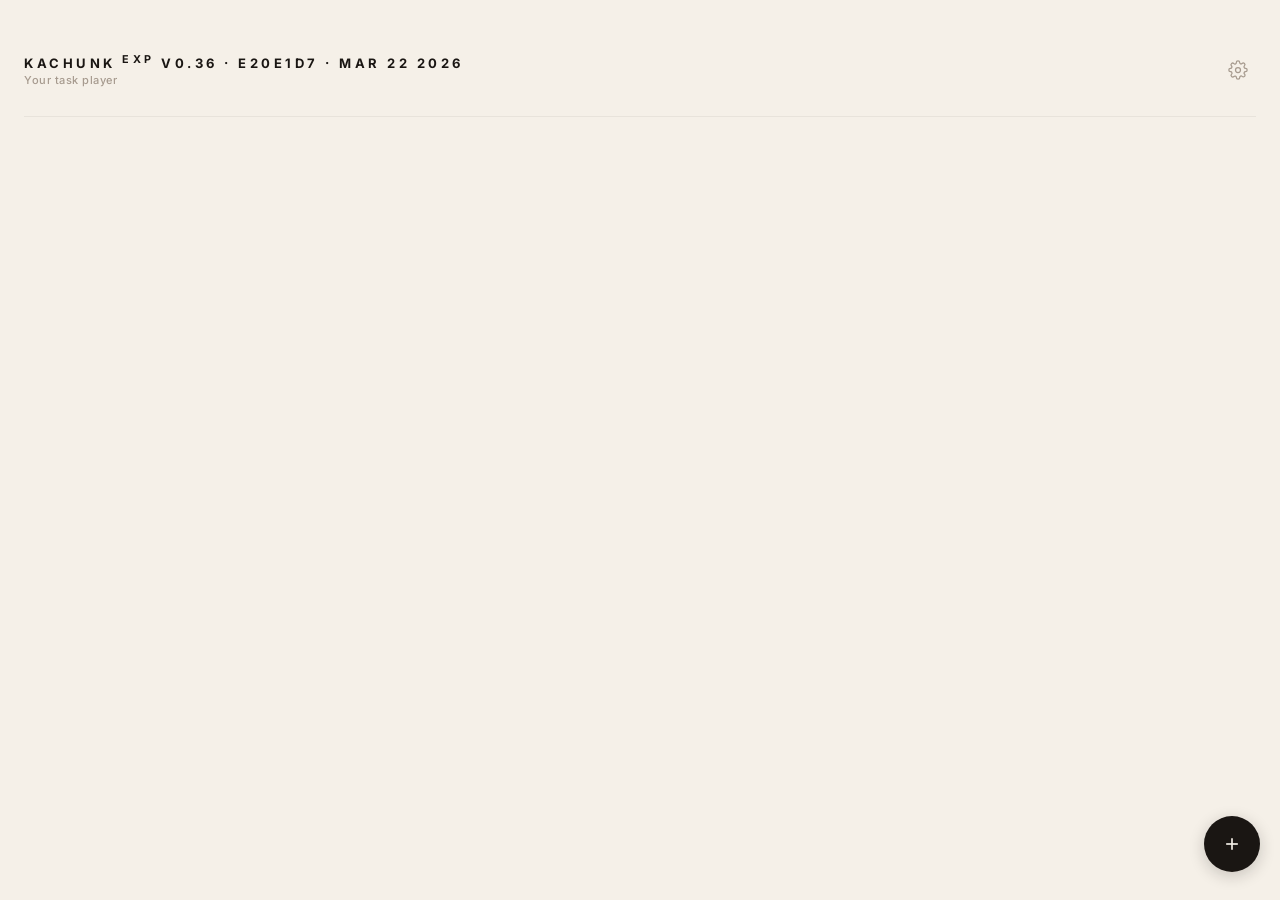
<file: index.html>
<!DOCTYPE html>
<html lang="en">
<head>
<meta charset="UTF-8">
<meta name="viewport" content="width=device-width, initial-scale=1.0, user-scalable=no, viewport-fit=cover">
<meta name="apple-mobile-web-app-capable" content="yes">
<meta name="apple-mobile-web-app-status-bar-style" content="default">
<meta name="apple-mobile-web-app-title" content="KaChunk">
<meta name="theme-color" content="#FDF6EC">
<meta name="description" content="Your task player — build routines, press play">
<link rel="manifest" href="manifest.json">
<link rel="apple-touch-icon" href="icons/icon-192.svg">
<title>KaChunk EXP</title>
<link rel="stylesheet" href="css/variables.css">
<link rel="stylesheet" href="css/base.css">
<link rel="stylesheet" href="css/components.css">
<link rel="stylesheet" href="css/player.css">
<link rel="stylesheet" href="css/sheets.css">
<link rel="stylesheet" href="css/audio.css">
</head>
<body>

<!-- ═══ HOME SCREEN ═══ -->
<div id="homeScreen" class="screen active">
  <div class="header">
    <div>
      <div class="wordmark">KaChunk <sup>exp</sup> <span class="version-tag">v0.36 · e20e1d7 · Mar 22 2026</span></div>
      <div class="header-subtitle">Your task player</div>
    </div>
    <button class="settings-btn" onclick="window._kachunk.openAudioSettings()" aria-label="Audio Settings">
      <svg viewBox="0 0 24 24" fill="none" stroke="currentColor" stroke-width="1.5" stroke-linecap="round"><circle cx="12" cy="12" r="3"/><path d="M19.4 15a1.65 1.65 0 00.33 1.82l.06.06a2 2 0 010 2.83 2 2 0 01-2.83 0l-.06-.06a1.65 1.65 0 00-1.82-.33 1.65 1.65 0 00-1 1.51V21a2 2 0 01-4 0v-.09A1.65 1.65 0 009 19.4a1.65 1.65 0 00-1.82.33l-.06.06a2 2 0 01-2.83-2.83l.06-.06A1.65 1.65 0 004.68 15a1.65 1.65 0 00-1.51-1H3a2 2 0 010-4h.09A1.65 1.65 0 004.6 9a1.65 1.65 0 00-.33-1.82l-.06-.06a2 2 0 012.83-2.83l.06.06A1.65 1.65 0 009 4.68a1.65 1.65 0 001-1.51V3a2 2 0 014 0v.09a1.65 1.65 0 001 1.51 1.65 1.65 0 001.82-.33l.06-.06a2 2 0 012.83 2.83l-.06.06A1.65 1.65 0 0019.4 9a1.65 1.65 0 001.51 1H21a2 2 0 010 4h-.09a1.65 1.65 0 00-1.51 1z"/></svg>
    </button>
  </div>
  <div class="divider-line"></div>
  <div class="scroll-content" id="chunkList"></div>
</div>
<button class="fab" id="fabBtn" aria-label="Create new chunk">
  <svg viewBox="0 0 24 24"><line x1="12" y1="5" x2="12" y2="19"/><line x1="5" y1="12" x2="19" y2="12"/></svg>
</button>

<!-- ═══ EDIT SCREEN ═══ -->
<div id="editScreen" class="screen">
  <div class="header">
    <button class="back-btn" onclick="window._kachunk.goHome()">
      <svg viewBox="0 0 24 24" fill="none" stroke="currentColor" stroke-width="2.5" stroke-linecap="round" stroke-linejoin="round"><path d="M15 18l-6-6 6-6"/></svg>
      Back
    </button>
    <div style="width:60px"></div>
  </div>
  <div class="scroll-content">
    <div class="form-group">
      <label class="form-label">Chunk Name</label>
      <input type="text" class="form-input" id="editName" placeholder="Morning Routine" maxlength="50">
    </div>
    <div class="steps-section">
      <div class="section-header">
        <span class="form-label" style="margin-bottom:0">Steps</span>
      </div>
      <div id="editSteps"></div>
      <div class="add-btns-row">
        <button class="add-step-btn" onclick="window._kachunk.addStep()">
          <span style="font-size:20px">+</span> Add Step
        </button>
        <button class="add-step-btn" onclick="window._kachunk.openChunkPicker()">
          <span style="font-size:18px">⟁</span> Add Chunk
        </button>
      </div>
    </div>
    <div class="audio-override-section" id="editAudioSection">
      <div class="section-title"><span class="icon"><svg viewBox="0 0 20 20" width="16" height="16" fill="none" stroke="currentColor" stroke-width="1.5" stroke-linecap="round"><path d="M3 10h2l3-6v12l-3-6H3z"/><path d="M12 7c1.3 1 2 2.5 2 3s-.7 2-2 3"/><path d="M14 5c2 1.5 3 3.5 3 5s-1 3.5-3 5"/></svg></span> Audio</div>
      <span class="sound-picker-label">Alarm Sound (overrides default)</span>
      <div class="sound-picker" id="editAlarmPicker"></div>
      <span class="sound-picker-label">Background Audio (overrides default)</span>
      <div class="sound-picker" id="editBgPicker"></div>
    </div>
    <button class="delete-chunk-btn" onclick="window._kachunk.deleteChunkFromEditor()">Delete Chunk</button>
  </div>
</div>

<!-- ═══ PLAYER SCREEN ═══ -->
<div id="playerScreen" class="screen player-screen">
  <div class="player-header">
    <button class="back-btn" onclick="window._kachunk.goBackToDrawer()">
      <svg viewBox="0 0 24 24" fill="none" stroke="currentColor" stroke-width="2" stroke-linecap="round"><path d="M15 18l-6-6 6-6"/></svg>
    </button>
     <div class="player-title-box" style="display:flex; flex-direction:column; align-items:flex-start; margin-left: 8px;">
      <div id="playerParentTitle" style="font-size: 11px; color: var(--accent); font-weight: 600; cursor: pointer; display: none;" onclick="window._kachunk.playerPopUp()">⤺ Parent</div>
      <div class="player-title" id="playerTitle" style="margin-left: 0;">—</div>
    </div>
    <div class="player-audio-row">
      <button class="player-audio-btn" id="voiceToggleBtn" onclick="window._kachunk.toggleVoiceInPlayer()" aria-label="Toggle voice" title="Voice">♪</button>
      <button class="player-audio-btn" id="bgAudioBtn" onclick="window._kachunk.toggleBgAudioPicker()" aria-label="Background audio" title="Background">◎</button>
    </div>
  </div>
  <div class="player-body">
    <!-- Breadcrumb (collapsed by default) -->
    

    <!-- Player main area: chrono -->
    <div class="player-main-area">
      <!-- Dot Sidebar (visual only) -->
      <div class="dot-sidebar" id="dotSidebar">
        <div class="dot-sidebar-track" id="dotSidebarTrack"></div>
      </div>

      <!-- Chronometer Face -->
      <div class="chrono-container">
        <div class="chrono-face" id="chronoFace"
          ontouchstart="window._kachunk.chronoDialStart(event)"
          ontouchmove="window._kachunk.chronoDialMove(event)"
          ontouchend="window._kachunk.chronoDialEnd()"
          onmousedown="window._kachunk.chronoDialStart(event)"
          onmousemove="window._kachunk.chronoDialMove(event)"
          onmouseup="window._kachunk.chronoDialEnd()">
          <svg id="chronoSvg" viewBox="0 0 260 260">
            <!-- Tick marks generated by JS -->
            <g id="chronoTicks"></g>
            <!-- Master (outermost) — total chunk progress, very faint -->
            <circle class="ring-track ring-master-track" cx="130" cy="130" r="122"/>
            <circle class="ring-master" id="ringMaster" cx="130" cy="130" r="122"
              stroke-dasharray="766.5" stroke-dashoffset="766.5"
              transform="rotate(-90 130 130)"/>
            <!-- Sub-chunk ring (shows when inside a sub-chunk) -->
            <circle class="ring-subchunk-track" id="ringSubchunkTrack" cx="130" cy="130" r="115"
              style="opacity:0"/>
            <circle class="ring-subchunk" id="ringSubchunk" cx="130" cy="130" r="115"
              stroke-dasharray="722.6" stroke-dashoffset="722.6"
              transform="rotate(-90 130 130)" style="opacity:0"/>
            <!-- Current step ring (prominent) -->
            <circle class="ring-track" cx="130" cy="130" r="108"/>
            <circle class="ring-progress" id="ringProgress" cx="130" cy="130" r="108"
              stroke-dasharray="678.6" stroke-dashoffset="678.6"
              transform="rotate(-90 130 130)"/>
            <!-- Overtime ring -->
            <circle class="ring-overtime" id="ringOvertime" cx="130" cy="130" r="101"
              stroke-dasharray="634.6" stroke-dashoffset="634.6"
              transform="rotate(-90 130 130)"/>
            <!-- Inner subtle ring -->
            <circle cx="130" cy="130" r="85" fill="none" stroke="rgba(240,235,227,0.03)" stroke-width="0.5"/>
          </svg>
          <!-- Center content -->
          <div class="chrono-center">
            <div class="step-label" id="playerStepLabel">—</div>
            <div class="timer-display" id="playerTimer">00:00</div>
            <button class="loop-btn" id="loopBtn"
              ontouchstart="window._kachunk.loopBtnDown()"
              ontouchend="window._kachunk.loopBtnUp()"
              ontouchcancel="window._kachunk.loopBtnCancel()"
              onmousedown="window._kachunk.loopBtnDown()"
              onmouseup="window._kachunk.loopBtnUp()"
              onclick="return false"
              aria-label="Loop">
              <svg viewBox="0 0 24 24"><path d="M12 6a6 6 0 1 1-3 11.2" fill="none" stroke="currentColor" stroke-width="1.5" stroke-linecap="round" opacity="0.3"/><path d="M9 17.2l-2 1.5 0.5-2.5" fill="currentColor" opacity="0.3"/></svg>
            </button>
          </div>
        </div>
      </div>
    </div>

    <!-- Controls: prev (small) | play/pause | KACHUNK (big next) -->
    <div class="player-controls">
      <button class="prev-btn" id="restartBtn"
        ontouchstart="window._kachunk.restartDown()"
        ontouchend="window._kachunk.restartUp()"
        ontouchcancel="window._kachunk.restartCancel()"
        onmousedown="window._kachunk.restartDown()"
        onmouseup="window._kachunk.restartUp()"
        onclick="return false"
        aria-label="Restart step or reset all">
        <svg viewBox="0 0 24 24" fill="currentColor"><path d="M6 6h2v12H6zM9.5 12l8.5 6V6z"/></svg>
      </button>
      <button class="play-btn" id="pauseBtn" onclick="window._kachunk.smartPause()" aria-label="Pause">
        <svg viewBox="0 0 24 24" fill="currentColor"><rect x="6" y="4" width="4" height="16" rx="1"/><rect x="14" y="4" width="4" height="16" rx="1"/></svg>
      </button>
      <button class="kachunk-btn" id="kachunkBtn" onclick="window._kachunk.kachunkAction()" aria-label="Play or Next">
        <svg id="kachunkIcon" viewBox="0 0 24 24" fill="currentColor"><path d="M8 5v14l11-7z"/></svg>
      </button>
    </div>

    <!-- Step List -->
    <div class="player-steps">
      <div class="steps-list-label">Steps <span id="playerStepCount" style="font-size:12px;font-weight:400;opacity:0.5;margin-left:6px"></span></div>
      <div id="playerStepsList"></div>
    </div>
  </div>
</div>

<!-- ═══ SCHEDULE SCREEN ═══ -->
<div id="scheduleScreen" class="screen">
  <div class="header">
    <button class="back-btn" onclick="window._kachunk.goHome()">
      <svg viewBox="0 0 24 24" fill="none" stroke="currentColor" stroke-width="2.5" stroke-linecap="round" stroke-linejoin="round"><path d="M15 18l-6-6 6-6"/></svg>
      Back
    </button>
    <div style="width:60px"></div>
  </div>
  <div class="scroll-content">
    <h2 style="font-size:22px;font-weight:700;margin-bottom:4px" id="scheduleTitle">Schedule</h2>
    <p style="font-size:14px;color:var(--text-light);margin-bottom:24px" id="scheduleSubtitle">Set recurring reminders</p>
    <label class="form-label">Repeat On</label>
    <div class="day-toggles" id="dayToggles"></div>
    <label class="form-label">Start Time</label>
    <div class="time-picker-wrap">
      <input type="time" id="scheduleTime" value="07:00">
    </div>
    <div class="schedule-summary" id="scheduleSummary">No schedule set</div>
    <button class="save-btn" onclick="window._kachunk.saveSchedule()">Save Schedule</button>
    <button class="save-btn" onclick="window._kachunk.clearSchedule()" style="background:transparent;color:var(--danger);box-shadow:none;margin-top:12px;font-size:15px;">Clear Schedule</button>
  </div>
</div>

<!-- Action sheet removed — interactions on chunk cards directly -->

<!-- ═══ COMPLETION OVERLAY ═══ -->
<div class="completion-overlay" id="completionOverlay">
  <div class="completion-emoji"><svg viewBox="0 0 48 48" width="48" height="48" fill="none" stroke-linecap="round" stroke-linejoin="round"><path d="M12 36L22 16l4 4z" fill="#C44B1A" stroke="#C44B1A" stroke-width="2"/><path d="M26 20l3-5" stroke="#E8A838" stroke-width="2"/><path d="M30 15l2-1" stroke="#D4763A" stroke-width="2"/><path d="M22 12l1-4" stroke="#C44B1A" stroke-width="2"/><path d="M32 22l4-1" stroke="#E8A838" stroke-width="2"/><circle cx="18" cy="10" r="1.5" fill="#D4763A"/><circle cx="34" cy="12" r="1.5" fill="#C44B1A"/><circle cx="36" cy="28" r="1.5" fill="#E8A838"/><path d="M28 8l1-2 1 2-2 1z" fill="#F2C94C"/><path d="M38 18l1-2 1 2-2 1z" fill="#C44B1A"/></svg></div>
  <div class="completion-text">All Done!</div>
  <div class="completion-sub" id="completionSub">Great work!</div>
  <button class="completion-btn" onclick="window._kachunk.closeCompletion()">Done</button>
</div>

<!-- ═══ CONFIRM DIALOG ═══ -->
<div class="confirm-dialog" id="confirmDialog">
  <div class="confirm-box">
    <h3>Delete Chunk?</h3>
    <p id="confirmMsg">This can't be undone.</p>
    <div class="confirm-actions">
      <button class="confirm-cancel" onclick="window._kachunk.closeConfirm()">Cancel</button>
      <button class="confirm-delete" id="confirmOk" onclick="window._kachunk.executeConfirm()">Delete</button>
    </div>
  </div>
</div>

<!-- ═══ TOAST ═══ -->
<div class="toast" id="toast"></div>

<!-- ═══ AUDIO SETTINGS PANEL ═══ -->
<div class="audio-settings-overlay" id="audioSettingsOverlay" onclick="window._kachunk.closeAudioSettings()"></div>
<div class="audio-settings-panel" id="audioSettingsPanel">
  <div class="handle"></div>
  <div class="panel-title"><svg viewBox="0 0 20 20" width="16" height="16" fill="none" stroke="currentColor" stroke-width="1.5" stroke-linecap="round" style="vertical-align:-2px"><path d="M10 3v14"/><path d="M6 7c0-2.2 1.8-4 4-4s4 1.8 4 4"/><circle cx="7" cy="13" r="2"/><circle cx="13" cy="9" r="2"/></svg> Audio Settings</div>
  <span class="sound-picker-label">Default Alarm Sound</span>
  <div class="sound-picker" id="settingsAlarmPicker"></div>
  <span class="sound-picker-label">Background Audio</span>
  <div class="sound-picker" id="settingsBgPicker"></div>
  <div class="volume-section">
    <span class="sound-picker-label">Volume</span>
    <div class="volume-row">
      <span class="volume-icon">🔈</span>
      <input type="range" class="volume-slider" id="volumeSlider" min="0" max="100" value="75" oninput="window._kachunk.onVolumeChange(this.value)">
      <span class="volume-pct" id="volumePct">75%</span>
    </div>
  </div>
  <div>
    <div class="setting-toggle-row">
      <div>
        <div class="toggle-label">Voice Announcements</div>
        <div class="toggle-sub">Announce step names aloud</div>
      </div>
      <button class="toggle-switch" id="voiceToggle" onclick="window._kachunk.toggleSettingSwitch('voice', this)"></button>
    </div>
    <div class="setting-toggle-row">
      <div>
        <div class="toggle-label">Play/Pause Sounds</div>
        <div class="toggle-sub">Click, pause &amp; whoosh effects</div>
      </div>
      <button class="toggle-switch" id="sfxToggle" onclick="window._kachunk.toggleSettingSwitch('sfx', this)"></button>
    </div>
  </div>
</div>

<!-- ═══ PLAYER BG AUDIO PICKER ═══ -->
<div class="audio-settings-overlay" id="bgPickerOverlay" onclick="window._kachunk.closeBgAudioPicker()"></div>
<div class="player-bg-picker" id="playerBgPicker">
  <div class="handle"></div>
  <div class="picker-title">Background Audio</div>
  <div class="sound-picker" id="playerBgPickerPills"></div>
</div>

<!-- ═══ STEP SOUND DROPDOWN ═══ -->
<div class="step-sound-dropdown" id="stepSoundDropdown"></div>

<!-- ═══ CHUNK PICKER MODAL ═══ -->
<div class="chunk-picker-overlay" id="chunkPickerOverlay" onclick="window._kachunk.closeChunkPicker()"></div>
<div class="chunk-picker" id="chunkPicker">
  <div class="handle"></div>
  <div class="chunk-picker-title">Add a Chunk</div>
  <div id="chunkPickerList"></div>
</div>

<script type="module" src="js/app.js?v=036a"></script>
</body>
</html>
</file>
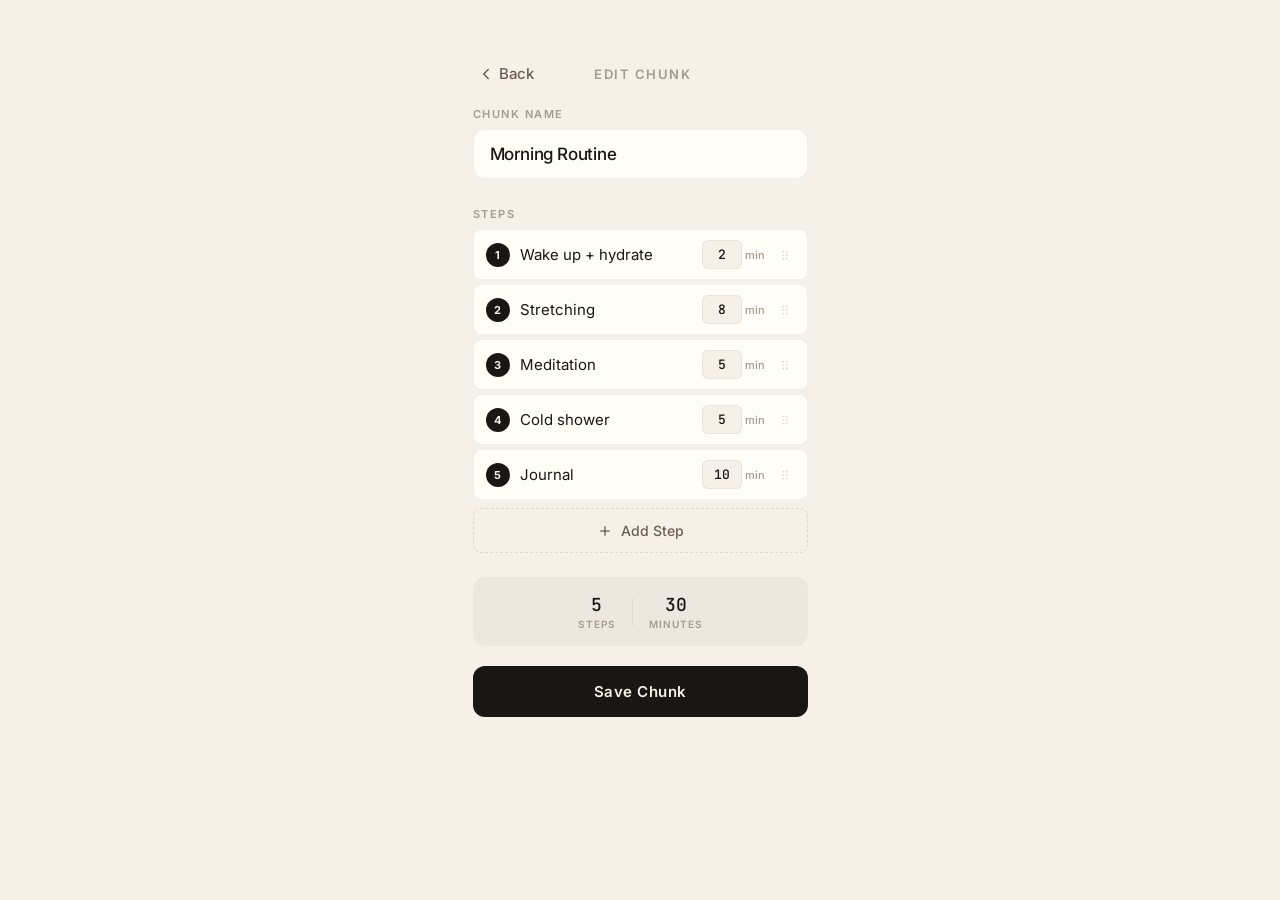
<file: mockups/mockup-editor.html>
<!DOCTYPE html>
<html lang="en">
<head>
<meta charset="UTF-8">
<meta name="viewport" content="width=device-width, initial-scale=1.0">
<title>KaChunk — Editor (Mockup)</title>
<style>
  @import url('https://fonts.googleapis.com/css2?family=Inter:wght@300;400;500;600;700;800&family=JetBrains+Mono:wght@400;500&display=swap');

  * { box-sizing: border-box; margin: 0; padding: 0; }

  :root {
    --bg: #F5F0E8;
    --card: #FFFDF8;
    --surface: #EDE8DF;
    --accent: #C44B1A;
    --accent-soft: rgba(196, 75, 26, 0.06);
    --text: #1A1613;
    --text-2: #6B5E52;
    --text-3: #A69A8E;
    --border: rgba(26, 22, 19, 0.06);
    --border-focus: rgba(196, 75, 26, 0.4);
    --danger: #A63220;
    --shadow-sm: 0 1px 2px rgba(26, 22, 19, 0.04);
    --radius: 12px;
    --radius-sm: 8px;
  }

  body {
    font-family: 'Inter', -apple-system, BlinkMacSystemFont, sans-serif;
    background: var(--bg);
    color: var(--text);
    max-width: 375px;
    min-height: 812px;
    margin: 0 auto;
    position: relative;
    overflow-x: hidden;
    -webkit-font-smoothing: antialiased;
  }

  /* ─── Header ─── */
  .editor-header {
    display: flex;
    align-items: center;
    justify-content: space-between;
    padding: 56px 20px 16px;
  }

  .back-btn {
    display: flex;
    align-items: center;
    gap: 4px;
    background: none;
    border: none;
    font-family: inherit;
    font-size: 15px;
    font-weight: 500;
    color: var(--text-2);
    cursor: pointer;
    padding: 8px 4px;
  }

  .back-btn svg {
    width: 18px;
    height: 18px;
  }

  .header-title {
    font-size: 13px;
    font-weight: 600;
    letter-spacing: 1.5px;
    text-transform: uppercase;
    color: var(--text-3);
  }

  .header-spacer {
    width: 60px;
  }

  /* ─── Content ─── */
  .editor-content {
    padding: 0 20px 120px;
  }

  /* ─── Form ─── */
  .field-label {
    font-size: 11px;
    font-weight: 600;
    letter-spacing: 1.5px;
    text-transform: uppercase;
    color: var(--text-3);
    margin-bottom: 8px;
    display: block;
  }

  .field-input {
    width: 100%;
    padding: 14px 16px;
    border: 1.5px solid var(--border);
    border-radius: var(--radius);
    font-size: 17px;
    font-family: inherit;
    font-weight: 500;
    color: var(--text);
    background: var(--card);
    outline: none;
    transition: border-color 0.15s;
    letter-spacing: -0.2px;
  }

  .field-input:focus {
    border-color: var(--border-focus);
  }

  .field-input::placeholder {
    color: var(--text-3);
    font-weight: 400;
  }

  /* ─── Steps Section ─── */
  .steps-section {
    margin-top: 28px;
  }

  .steps-list {
    display: flex;
    flex-direction: column;
    gap: 4px;
  }

  .step-row {
    display: flex;
    align-items: center;
    gap: 10px;
    background: var(--card);
    border-radius: var(--radius-sm);
    padding: 10px 12px;
    border: 1px solid var(--border);
  }

  .step-num {
    width: 24px;
    height: 24px;
    border-radius: 50%;
    background: var(--text);
    color: var(--bg);
    font-size: 11px;
    font-weight: 700;
    display: flex;
    align-items: center;
    justify-content: center;
    flex-shrink: 0;
  }

  .step-name-input {
    flex: 1;
    min-width: 0;
    border: none;
    background: transparent;
    font-size: 15px;
    font-family: inherit;
    font-weight: 400;
    color: var(--text);
    outline: none;
    padding: 4px 0;
  }

  .step-name-input::placeholder {
    color: var(--text-3);
  }

  .step-duration {
    display: flex;
    align-items: center;
    gap: 3px;
    flex-shrink: 0;
  }

  .step-dur-input {
    width: 40px;
    padding: 5px 4px;
    border: 1.5px solid var(--border);
    border-radius: 6px;
    font-family: 'JetBrains Mono', monospace;
    font-size: 13px;
    font-weight: 500;
    text-align: center;
    color: var(--text);
    background: var(--bg);
    outline: none;
  }

  .step-dur-input:focus {
    border-color: var(--border-focus);
  }

  .step-dur-unit {
    font-size: 11px;
    color: var(--text-3);
    font-weight: 500;
  }

  .step-drag {
    width: 20px;
    height: 20px;
    display: flex;
    align-items: center;
    justify-content: center;
    color: var(--text-3);
    flex-shrink: 0;
    cursor: grab;
    opacity: 0.4;
  }

  .step-drag svg {
    width: 14px;
    height: 14px;
  }

  /* ─── Add Step Button ─── */
  .add-step-btn {
    display: flex;
    align-items: center;
    justify-content: center;
    gap: 8px;
    width: 100%;
    padding: 13px;
    border: 1.5px dashed rgba(26, 22, 19, 0.1);
    border-radius: var(--radius-sm);
    background: none;
    color: var(--text-2);
    font-size: 14px;
    font-weight: 500;
    font-family: inherit;
    cursor: pointer;
    margin-top: 4px;
    transition: border-color 0.15s, color 0.15s;
  }

  .add-step-btn:active {
    border-color: var(--accent);
    color: var(--accent);
  }

  .add-step-btn svg {
    width: 16px;
    height: 16px;
  }

  /* ─── Summary Bar ─── */
  .summary-bar {
    display: flex;
    align-items: center;
    justify-content: center;
    gap: 16px;
    padding: 16px;
    margin-top: 24px;
    background: var(--surface);
    border-radius: var(--radius);
  }

  .summary-item {
    text-align: center;
  }

  .summary-value {
    font-family: 'JetBrains Mono', monospace;
    font-size: 18px;
    font-weight: 500;
    color: var(--text);
  }

  .summary-label {
    font-size: 10px;
    font-weight: 600;
    letter-spacing: 1px;
    text-transform: uppercase;
    color: var(--text-3);
    margin-top: 2px;
  }

  .summary-divider {
    width: 1px;
    height: 28px;
    background: var(--border);
  }

  /* ─── Save Button ─── */
  .save-btn {
    width: 100%;
    padding: 16px;
    border: none;
    border-radius: var(--radius);
    background: var(--text);
    color: var(--bg);
    font-size: 15px;
    font-weight: 600;
    font-family: inherit;
    letter-spacing: 0.5px;
    cursor: pointer;
    margin-top: 20px;
    transition: transform 0.1s;
  }

  .save-btn:active {
    transform: scale(0.98);
  }
</style>
</head>
<body>

  <!-- Header -->
  <div class="editor-header">
    <button class="back-btn">
      <svg viewBox="0 0 24 24" fill="none" stroke="currentColor" stroke-width="2" stroke-linecap="round"><path d="M15 18l-6-6 6-6"/></svg>
      Back
    </button>
    <div class="header-title">Edit Chunk</div>
    <div class="header-spacer"></div>
  </div>

  <!-- Content -->
  <div class="editor-content">

    <!-- Name -->
    <div style="margin-bottom: 4px;">
      <label class="field-label">Chunk Name</label>
      <input type="text" class="field-input" value="Morning Routine" placeholder="Name your routine">
    </div>

    <!-- Steps -->
    <div class="steps-section">
      <label class="field-label">Steps</label>

      <div class="steps-list">
        <div class="step-row">
          <div class="step-num">1</div>
          <input type="text" class="step-name-input" value="Wake up + hydrate">
          <div class="step-duration">
            <input type="text" class="step-dur-input" value="2">
            <span class="step-dur-unit">min</span>
          </div>
          <div class="step-drag">
            <svg viewBox="0 0 24 24" fill="currentColor"><circle cx="9" cy="6" r="1.5"/><circle cx="15" cy="6" r="1.5"/><circle cx="9" cy="12" r="1.5"/><circle cx="15" cy="12" r="1.5"/><circle cx="9" cy="18" r="1.5"/><circle cx="15" cy="18" r="1.5"/></svg>
          </div>
        </div>

        <div class="step-row">
          <div class="step-num">2</div>
          <input type="text" class="step-name-input" value="Stretching">
          <div class="step-duration">
            <input type="text" class="step-dur-input" value="8">
            <span class="step-dur-unit">min</span>
          </div>
          <div class="step-drag">
            <svg viewBox="0 0 24 24" fill="currentColor"><circle cx="9" cy="6" r="1.5"/><circle cx="15" cy="6" r="1.5"/><circle cx="9" cy="12" r="1.5"/><circle cx="15" cy="12" r="1.5"/><circle cx="9" cy="18" r="1.5"/><circle cx="15" cy="18" r="1.5"/></svg>
          </div>
        </div>

        <div class="step-row">
          <div class="step-num">3</div>
          <input type="text" class="step-name-input" value="Meditation">
          <div class="step-duration">
            <input type="text" class="step-dur-input" value="5">
            <span class="step-dur-unit">min</span>
          </div>
          <div class="step-drag">
            <svg viewBox="0 0 24 24" fill="currentColor"><circle cx="9" cy="6" r="1.5"/><circle cx="15" cy="6" r="1.5"/><circle cx="9" cy="12" r="1.5"/><circle cx="15" cy="12" r="1.5"/><circle cx="9" cy="18" r="1.5"/><circle cx="15" cy="18" r="1.5"/></svg>
          </div>
        </div>

        <div class="step-row">
          <div class="step-num">4</div>
          <input type="text" class="step-name-input" value="Cold shower">
          <div class="step-duration">
            <input type="text" class="step-dur-input" value="5">
            <span class="step-dur-unit">min</span>
          </div>
          <div class="step-drag">
            <svg viewBox="0 0 24 24" fill="currentColor"><circle cx="9" cy="6" r="1.5"/><circle cx="15" cy="6" r="1.5"/><circle cx="9" cy="12" r="1.5"/><circle cx="15" cy="12" r="1.5"/><circle cx="9" cy="18" r="1.5"/><circle cx="15" cy="18" r="1.5"/></svg>
          </div>
        </div>

        <div class="step-row">
          <div class="step-num">5</div>
          <input type="text" class="step-name-input" value="Journal">
          <div class="step-duration">
            <input type="text" class="step-dur-input" value="10">
            <span class="step-dur-unit">min</span>
          </div>
          <div class="step-drag">
            <svg viewBox="0 0 24 24" fill="currentColor"><circle cx="9" cy="6" r="1.5"/><circle cx="15" cy="6" r="1.5"/><circle cx="9" cy="12" r="1.5"/><circle cx="15" cy="12" r="1.5"/><circle cx="9" cy="18" r="1.5"/><circle cx="15" cy="18" r="1.5"/></svg>
          </div>
        </div>

        <!-- Add Step -->
        <button class="add-step-btn">
          <svg viewBox="0 0 24 24" fill="none" stroke="currentColor" stroke-width="2"><line x1="12" y1="5" x2="12" y2="19"/><line x1="5" y1="12" x2="19" y2="12"/></svg>
          Add Step
        </button>
      </div>
    </div>

    <!-- Summary -->
    <div class="summary-bar">
      <div class="summary-item">
        <div class="summary-value">5</div>
        <div class="summary-label">Steps</div>
      </div>
      <div class="summary-divider"></div>
      <div class="summary-item">
        <div class="summary-value">30</div>
        <div class="summary-label">Minutes</div>
      </div>
    </div>

    <!-- Save -->
    <button class="save-btn">Save Chunk</button>

  </div>

</body>
</html>
</file>
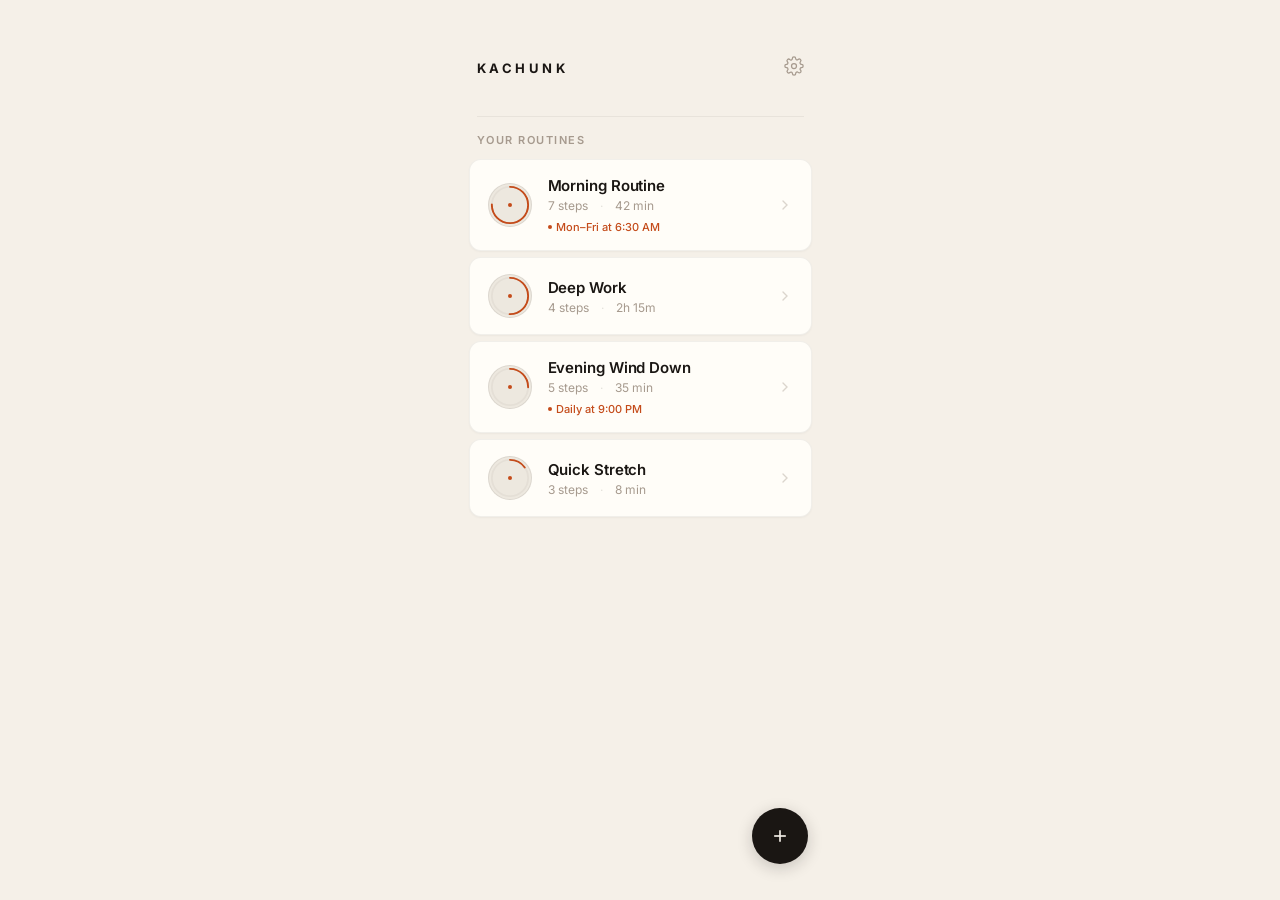
<file: mockups/mockup-home.html>
<!DOCTYPE html>
<html lang="en">
<head>
<meta charset="UTF-8">
<meta name="viewport" content="width=device-width, initial-scale=1.0">
<title>KaChunk — Home (Mockup)</title>
<style>
  @import url('https://fonts.googleapis.com/css2?family=Inter:wght@300;400;500;600;700;800&display=swap');

  * { box-sizing: border-box; margin: 0; padding: 0; }

  :root {
    --bg: #F5F0E8;
    --card: #FFFDF8;
    --surface: #EDE8DF;
    --accent: #C44B1A;
    --accent-soft: rgba(196, 75, 26, 0.08);
    --text: #1A1613;
    --text-2: #6B5E52;
    --text-3: #A69A8E;
    --border: rgba(26, 22, 19, 0.06);
    --shadow-sm: 0 1px 2px rgba(26, 22, 19, 0.04);
    --shadow-md: 0 2px 8px rgba(26, 22, 19, 0.06);
    --radius: 12px;
  }

  body {
    font-family: 'Inter', -apple-system, BlinkMacSystemFont, sans-serif;
    background: var(--bg);
    color: var(--text);
    max-width: 375px;
    min-height: 812px;
    margin: 0 auto;
    position: relative;
    overflow-x: hidden;
    -webkit-font-smoothing: antialiased;
  }

  /* ─── Header ─── */
  .header {
    padding: 56px 24px 20px;
    display: flex;
    align-items: flex-end;
    justify-content: space-between;
  }

  .wordmark {
    font-size: 13px;
    font-weight: 700;
    letter-spacing: 3.5px;
    text-transform: uppercase;
    color: var(--text);
  }

  .settings-icon {
    width: 20px;
    height: 20px;
    color: var(--text-3);
  }

  /* ─── Section ─── */
  .section-label {
    font-size: 11px;
    font-weight: 600;
    letter-spacing: 1.5px;
    text-transform: uppercase;
    color: var(--text-3);
    padding: 0 24px;
    margin-bottom: 12px;
  }

  /* ─── Chunk Cards ─── */
  .chunk-list {
    padding: 0 16px;
    display: flex;
    flex-direction: column;
    gap: 6px;
  }

  .chunk-card {
    background: var(--card);
    border-radius: var(--radius);
    padding: 16px 18px;
    display: flex;
    align-items: center;
    gap: 16px;
    box-shadow: var(--shadow-sm);
    border: 1px solid var(--border);
    cursor: pointer;
    transition: transform 0.1s ease;
  }

  .chunk-card:active {
    transform: scale(0.985);
  }

  /* Chronometer thumbnail */
  .chrono-thumb {
    width: 44px;
    height: 44px;
    border-radius: 50%;
    position: relative;
    flex-shrink: 0;
    background: var(--surface);
    border: 1.5px solid rgba(26, 22, 19, 0.08);
  }

  .chrono-thumb::after {
    content: '';
    position: absolute;
    top: 50%;
    left: 50%;
    width: 4px;
    height: 4px;
    border-radius: 50%;
    background: var(--accent);
    transform: translate(-50%, -50%);
  }

  /* Progress ring on thumb */
  .chrono-thumb svg {
    position: absolute;
    top: 0;
    left: 0;
    width: 100%;
    height: 100%;
    transform: rotate(-90deg);
  }

  .chrono-thumb .track {
    fill: none;
    stroke: rgba(26, 22, 19, 0.04);
    stroke-width: 2;
  }

  .chrono-thumb .fill {
    fill: none;
    stroke: var(--accent);
    stroke-width: 2;
    stroke-linecap: round;
    transition: stroke-dashoffset 0.3s;
  }

  .card-body {
    flex: 1;
    min-width: 0;
  }

  .card-name {
    font-size: 15px;
    font-weight: 600;
    color: var(--text);
    margin-bottom: 3px;
    letter-spacing: -0.1px;
  }

  .card-meta {
    font-size: 12px;
    font-weight: 400;
    color: var(--text-3);
    display: flex;
    gap: 12px;
  }

  .card-meta .divider {
    color: rgba(26, 22, 19, 0.12);
  }

  .card-arrow {
    width: 16px;
    height: 16px;
    color: var(--text-3);
    flex-shrink: 0;
    opacity: 0.4;
  }

  /* ─── Scheduled indicator ─── */
  .card-schedule {
    display: inline-flex;
    align-items: center;
    gap: 4px;
    font-size: 11px;
    font-weight: 500;
    color: var(--accent);
    margin-top: 4px;
  }

  .card-schedule .dot {
    width: 4px;
    height: 4px;
    border-radius: 50%;
    background: var(--accent);
  }

  /* ─── FAB ─── */
  .fab {
    position: fixed;
    bottom: 36px;
    right: calc(50% - 375px/2 + 20px);
    width: 56px;
    height: 56px;
    border-radius: 50%;
    background: var(--text);
    color: var(--bg);
    border: none;
    font-size: 24px;
    font-weight: 300;
    display: flex;
    align-items: center;
    justify-content: center;
    box-shadow: 0 4px 16px rgba(26, 22, 19, 0.2);
    cursor: pointer;
  }

  .fab svg {
    width: 20px;
    height: 20px;
    stroke: currentColor;
    stroke-width: 2;
    fill: none;
  }

  /* ─── Divider ─── */
  .divider-line {
    height: 1px;
    background: var(--border);
    margin: 20px 24px 16px;
  }

  /* ─── Status Bar (decorative) ─── */
  .status-bar {
    height: 44px;
    display: flex;
    align-items: center;
    justify-content: center;
    font-size: 15px;
    font-weight: 600;
    color: var(--text);
    padding: 0 24px;
  }

  .status-bar .time {
    position: absolute;
    left: 24px;
  }

  /* ─── Bottom safe area ─── */
  .bottom-space {
    height: 100px;
  }
</style>
</head>
<body>

  <!-- Header -->
  <div class="header">
    <div class="wordmark">KaChunk</div>
    <svg class="settings-icon" viewBox="0 0 24 24" fill="none" stroke="currentColor" stroke-width="1.5" stroke-linecap="round">
      <circle cx="12" cy="12" r="3"/>
      <path d="M19.4 15a1.65 1.65 0 00.33 1.82l.06.06a2 2 0 010 2.83 2 2 0 01-2.83 0l-.06-.06a1.65 1.65 0 00-1.82-.33 1.65 1.65 0 00-1 1.51V21a2 2 0 01-4 0v-.09A1.65 1.65 0 009 19.4a1.65 1.65 0 00-1.82.33l-.06.06a2 2 0 01-2.83-2.83l.06-.06A1.65 1.65 0 004.68 15a1.65 1.65 0 00-1.51-1H3a2 2 0 010-4h.09A1.65 1.65 0 004.6 9a1.65 1.65 0 00-.33-1.82l-.06-.06a2 2 0 012.83-2.83l.06.06A1.65 1.65 0 009 4.68a1.65 1.65 0 001-1.51V3a2 2 0 014 0v.09a1.65 1.65 0 001 1.51 1.65 1.65 0 001.82-.33l.06-.06a2 2 0 012.83 2.83l-.06.06A1.65 1.65 0 0019.4 9a1.65 1.65 0 001.51 1H21a2 2 0 010 4h-.09a1.65 1.65 0 00-1.51 1z"/>
    </svg>
  </div>

  <div class="divider-line"></div>

  <!-- Routines -->
  <div class="section-label">Your Routines</div>

  <div class="chunk-list">

    <!-- Card 1: Morning Routine -->
    <div class="chunk-card">
      <div class="chrono-thumb">
        <svg viewBox="0 0 44 44">
          <circle class="track" cx="22" cy="22" r="19"/>
          <circle class="fill" cx="22" cy="22" r="19" stroke-dasharray="119.4" stroke-dashoffset="29.8"/>
        </svg>
      </div>
      <div class="card-body">
        <div class="card-name">Morning Routine</div>
        <div class="card-meta">
          <span>7 steps</span>
          <span class="divider">·</span>
          <span>42 min</span>
        </div>
        <div class="card-schedule">
          <span class="dot"></span>
          Mon–Fri at 6:30 AM
        </div>
      </div>
      <svg class="card-arrow" viewBox="0 0 24 24" fill="none" stroke="currentColor" stroke-width="2" stroke-linecap="round"><path d="M9 18l6-6-6-6"/></svg>
    </div>

    <!-- Card 2: Deep Work -->
    <div class="chunk-card">
      <div class="chrono-thumb">
        <svg viewBox="0 0 44 44">
          <circle class="track" cx="22" cy="22" r="19"/>
          <circle class="fill" cx="22" cy="22" r="19" stroke-dasharray="119.4" stroke-dashoffset="59.7"/>
        </svg>
      </div>
      <div class="card-body">
        <div class="card-name">Deep Work</div>
        <div class="card-meta">
          <span>4 steps</span>
          <span class="divider">·</span>
          <span>2h 15m</span>
        </div>
      </div>
      <svg class="card-arrow" viewBox="0 0 24 24" fill="none" stroke="currentColor" stroke-width="2" stroke-linecap="round"><path d="M9 18l6-6-6-6"/></svg>
    </div>

    <!-- Card 3: Evening Wind Down -->
    <div class="chunk-card">
      <div class="chrono-thumb">
        <svg viewBox="0 0 44 44">
          <circle class="track" cx="22" cy="22" r="19"/>
          <circle class="fill" cx="22" cy="22" r="19" stroke-dasharray="119.4" stroke-dashoffset="89.5"/>
        </svg>
      </div>
      <div class="card-body">
        <div class="card-name">Evening Wind Down</div>
        <div class="card-meta">
          <span>5 steps</span>
          <span class="divider">·</span>
          <span>35 min</span>
        </div>
        <div class="card-schedule">
          <span class="dot"></span>
          Daily at 9:00 PM
        </div>
      </div>
      <svg class="card-arrow" viewBox="0 0 24 24" fill="none" stroke="currentColor" stroke-width="2" stroke-linecap="round"><path d="M9 18l6-6-6-6"/></svg>
    </div>

    <!-- Card 4: Quick Stretch -->
    <div class="chunk-card">
      <div class="chrono-thumb">
        <svg viewBox="0 0 44 44">
          <circle class="track" cx="22" cy="22" r="19"/>
          <circle class="fill" cx="22" cy="22" r="19" stroke-dasharray="119.4" stroke-dashoffset="101.5"/>
        </svg>
      </div>
      <div class="card-body">
        <div class="card-name">Quick Stretch</div>
        <div class="card-meta">
          <span>3 steps</span>
          <span class="divider">·</span>
          <span>8 min</span>
        </div>
      </div>
      <svg class="card-arrow" viewBox="0 0 24 24" fill="none" stroke="currentColor" stroke-width="2" stroke-linecap="round"><path d="M9 18l6-6-6-6"/></svg>
    </div>

  </div>

  <div class="bottom-space"></div>

  <!-- FAB -->
  <button class="fab">
    <svg viewBox="0 0 24 24"><line x1="12" y1="5" x2="12" y2="19"/><line x1="5" y1="12" x2="19" y2="12"/></svg>
  </button>

</body>
</html>
</file>
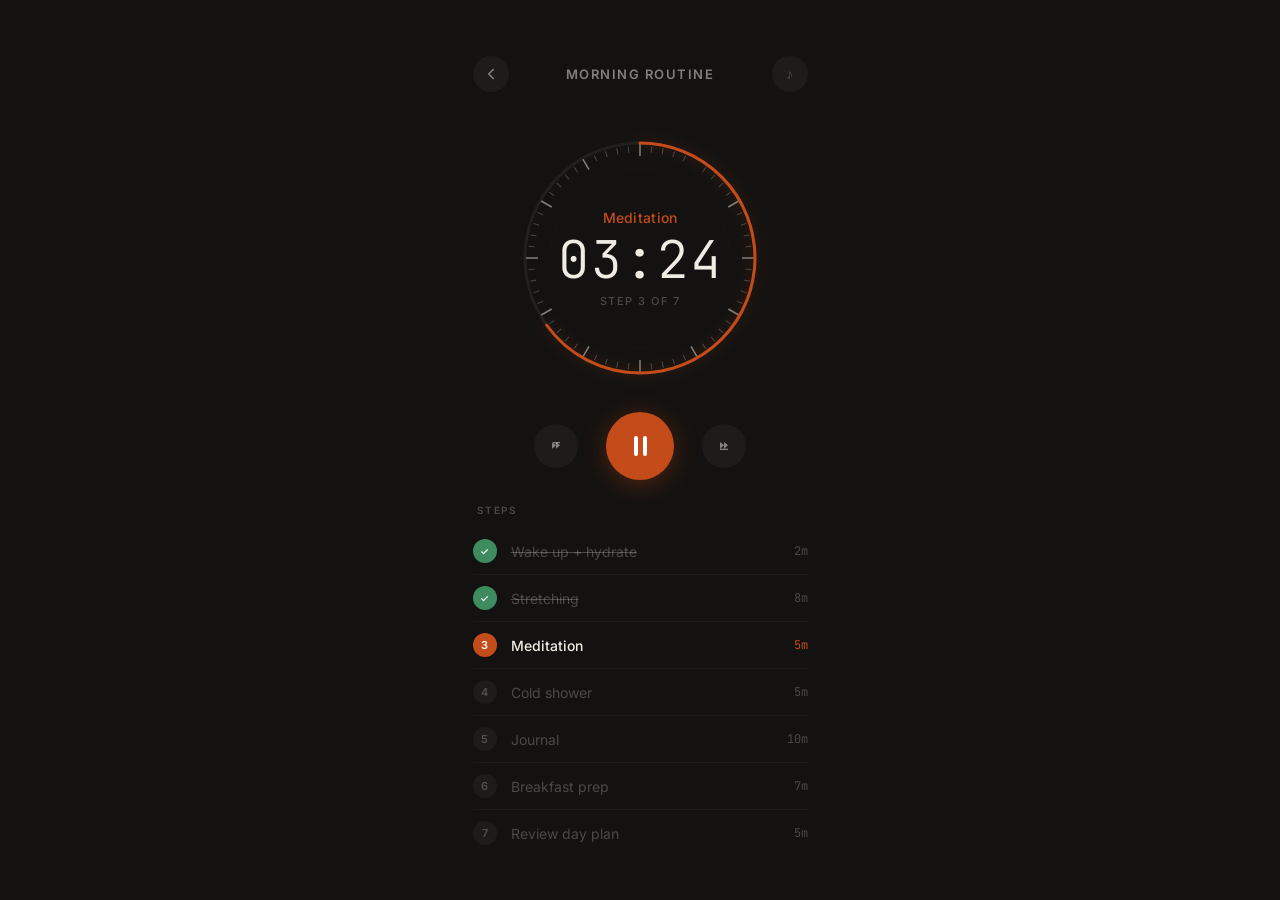
<file: mockups/mockup-player.html>
<!DOCTYPE html>
<html lang="en">
<head>
<meta charset="UTF-8">
<meta name="viewport" content="width=device-width, initial-scale=1.0">
<title>KaChunk — Player (Mockup)</title>
<style>
  @import url('https://fonts.googleapis.com/css2?family=Inter:wght@300;400;500;600;700;800&family=JetBrains+Mono:wght@300;400;500&display=swap');

  * { box-sizing: border-box; margin: 0; padding: 0; }

  :root {
    --bg: #141210;
    --surface: #1E1B18;
    --surface-2: #282420;
    --accent: #C44B1A;
    --accent-glow: rgba(196, 75, 26, 0.15);
    --text: #F0EBE3;
    --text-2: rgba(240, 235, 227, 0.5);
    --text-3: rgba(240, 235, 227, 0.25);
    --ring-track: rgba(240, 235, 227, 0.06);
    --success: #3D8B5E;
  }

  body {
    font-family: 'Inter', -apple-system, BlinkMacSystemFont, sans-serif;
    background: var(--bg);
    color: var(--text);
    max-width: 375px;
    min-height: 812px;
    margin: 0 auto;
    position: relative;
    overflow-x: hidden;
    -webkit-font-smoothing: antialiased;
    display: flex;
    flex-direction: column;
  }

  /* ─── Header ─── */
  .player-header {
    display: flex;
    align-items: center;
    justify-content: space-between;
    padding: 56px 20px 12px;
    flex-shrink: 0;
  }

  .back-btn {
    width: 36px;
    height: 36px;
    border-radius: 50%;
    background: var(--surface);
    border: none;
    color: var(--text-2);
    display: flex;
    align-items: center;
    justify-content: center;
    cursor: pointer;
  }

  .back-btn svg {
    width: 18px;
    height: 18px;
  }

  .player-chunk-name {
    font-size: 13px;
    font-weight: 600;
    letter-spacing: 1.5px;
    text-transform: uppercase;
    color: var(--text-2);
    text-align: center;
    flex: 1;
  }

  .audio-btn {
    width: 36px;
    height: 36px;
    border-radius: 50%;
    background: var(--surface);
    border: none;
    color: var(--text-3);
    font-size: 14px;
    display: flex;
    align-items: center;
    justify-content: center;
    cursor: pointer;
  }

  /* ─── Chronometer Face ─── */
  .chrono-container {
    display: flex;
    align-items: center;
    justify-content: center;
    padding: 24px 0 16px;
    flex-shrink: 0;
  }

  .chrono-face {
    width: 260px;
    height: 260px;
    position: relative;
  }

  .chrono-face svg {
    width: 100%;
    height: 100%;
  }

  /* Outer ring track */
  .ring-track {
    fill: none;
    stroke: var(--ring-track);
    stroke-width: 3;
  }

  /* Progress ring */
  .ring-progress {
    fill: none;
    stroke: var(--accent);
    stroke-width: 3;
    stroke-linecap: round;
    filter: drop-shadow(0 0 6px rgba(196, 75, 26, 0.3));
    transform-origin: center;
    transform: rotate(-90deg);
  }

  /* Tick marks */
  .tick {
    stroke: var(--text-3);
    stroke-width: 1;
  }

  .tick.major {
    stroke: var(--text-2);
    stroke-width: 1.5;
  }

  /* Center content */
  .chrono-center {
    position: absolute;
    top: 50%;
    left: 50%;
    transform: translate(-50%, -50%);
    text-align: center;
    width: 200px;
  }

  .step-label {
    font-size: 14px;
    font-weight: 500;
    color: var(--accent);
    margin-bottom: 8px;
    letter-spacing: 0.3px;
  }

  .timer-display {
    font-family: 'JetBrains Mono', monospace;
    font-size: 52px;
    font-weight: 300;
    color: var(--text);
    letter-spacing: 2px;
    line-height: 1;
    margin-bottom: 8px;
    font-variant-numeric: tabular-nums;
  }

  .step-counter {
    font-size: 11px;
    font-weight: 500;
    letter-spacing: 1.5px;
    text-transform: uppercase;
    color: var(--text-3);
  }

  /* ─── Controls ─── */
  .controls {
    display: flex;
    align-items: center;
    justify-content: center;
    gap: 28px;
    padding: 8px 0 24px;
    flex-shrink: 0;
  }

  .ctrl-btn {
    width: 44px;
    height: 44px;
    border-radius: 50%;
    background: var(--surface);
    border: none;
    color: var(--text-2);
    font-size: 14px;
    display: flex;
    align-items: center;
    justify-content: center;
    cursor: pointer;
  }

  .ctrl-btn svg {
    width: 16px;
    height: 16px;
  }

  .play-btn {
    width: 68px;
    height: 68px;
    border-radius: 50%;
    background: var(--accent);
    border: none;
    color: white;
    font-size: 22px;
    display: flex;
    align-items: center;
    justify-content: center;
    cursor: pointer;
    box-shadow: 0 4px 24px rgba(196, 75, 26, 0.35);
  }

  .play-btn svg {
    width: 24px;
    height: 24px;
    margin-left: 2px;
  }

  /* Pause icon variant */
  .play-btn .pause-icon {
    display: flex;
    gap: 5px;
  }

  .play-btn .pause-icon span {
    width: 4px;
    height: 20px;
    background: white;
    border-radius: 2px;
  }

  /* ─── Step List ─── */
  .steps-section {
    flex: 1;
    padding: 0 20px;
    overflow-y: auto;
  }

  .steps-label {
    font-size: 10px;
    font-weight: 600;
    letter-spacing: 1.5px;
    text-transform: uppercase;
    color: var(--text-3);
    margin-bottom: 12px;
    padding-left: 4px;
  }

  .step-item {
    display: flex;
    align-items: center;
    gap: 14px;
    padding: 11px 0;
    border-bottom: 1px solid rgba(240, 235, 227, 0.04);
  }

  .step-item:last-child {
    border-bottom: none;
  }

  .step-num {
    width: 24px;
    height: 24px;
    border-radius: 50%;
    font-size: 11px;
    font-weight: 600;
    display: flex;
    align-items: center;
    justify-content: center;
    flex-shrink: 0;
    background: var(--surface);
    color: var(--text-3);
  }

  .step-item.completed .step-num {
    background: var(--success);
    color: white;
    font-size: 10px;
  }

  .step-item.current .step-num {
    background: var(--accent);
    color: white;
  }

  .step-name {
    flex: 1;
    font-size: 14px;
    font-weight: 400;
    color: var(--text-3);
  }

  .step-item.current .step-name {
    color: var(--text);
    font-weight: 500;
  }

  .step-item.completed .step-name {
    color: var(--text-3);
    text-decoration: line-through;
  }

  .step-dur {
    font-family: 'JetBrains Mono', monospace;
    font-size: 12px;
    color: var(--text-3);
    flex-shrink: 0;
  }

  .step-item.current .step-dur {
    color: var(--accent);
  }

  /* ─── Bottom Safe Area ─── */
  .bottom-safe {
    height: 34px;
    flex-shrink: 0;
  }
</style>
</head>
<body>

  <!-- Header -->
  <div class="player-header">
    <button class="back-btn">
      <svg viewBox="0 0 24 24" fill="none" stroke="currentColor" stroke-width="2" stroke-linecap="round"><path d="M15 18l-6-6 6-6"/></svg>
    </button>
    <div class="player-chunk-name">Morning Routine</div>
    <button class="audio-btn">♪</button>
  </div>

  <!-- Chronometer -->
  <div class="chrono-container">
    <div class="chrono-face">
      <svg viewBox="0 0 260 260">
        <!-- Tick marks (60 ticks, every 5 is major) -->
        <g>
          <script type="text/javascript">
            // Generate ticks via inline SVG — static for mockup
          </script>
          <!-- Major ticks (12 o'clock positions) -->
          <line class="tick major" x1="130" y1="16" x2="130" y2="28" />
          <line class="tick major" x1="187" y1="22.5" x2="181.3" y2="33.3" transform="rotate(30 130 130)" style="transform-origin:130px 130px"/>
          <line class="tick major" x1="130" y1="16" x2="130" y2="28" transform="rotate(60, 130, 130)"/>
          <line class="tick major" x1="130" y1="16" x2="130" y2="28" transform="rotate(90, 130, 130)"/>
          <line class="tick major" x1="130" y1="16" x2="130" y2="28" transform="rotate(120, 130, 130)"/>
          <line class="tick major" x1="130" y1="16" x2="130" y2="28" transform="rotate(150, 130, 130)"/>
          <line class="tick major" x1="130" y1="16" x2="130" y2="28" transform="rotate(180, 130, 130)"/>
          <line class="tick major" x1="130" y1="16" x2="130" y2="28" transform="rotate(210, 130, 130)"/>
          <line class="tick major" x1="130" y1="16" x2="130" y2="28" transform="rotate(240, 130, 130)"/>
          <line class="tick major" x1="130" y1="16" x2="130" y2="28" transform="rotate(270, 130, 130)"/>
          <line class="tick major" x1="130" y1="16" x2="130" y2="28" transform="rotate(300, 130, 130)"/>
          <line class="tick major" x1="130" y1="16" x2="130" y2="28" transform="rotate(330, 130, 130)"/>

          <!-- Minor ticks -->
          <line class="tick" x1="130" y1="18" x2="130" y2="24" transform="rotate(6, 130, 130)"/>
          <line class="tick" x1="130" y1="18" x2="130" y2="24" transform="rotate(12, 130, 130)"/>
          <line class="tick" x1="130" y1="18" x2="130" y2="24" transform="rotate(18, 130, 130)"/>
          <line class="tick" x1="130" y1="18" x2="130" y2="24" transform="rotate(24, 130, 130)"/>
          <line class="tick" x1="130" y1="18" x2="130" y2="24" transform="rotate(36, 130, 130)"/>
          <line class="tick" x1="130" y1="18" x2="130" y2="24" transform="rotate(42, 130, 130)"/>
          <line class="tick" x1="130" y1="18" x2="130" y2="24" transform="rotate(48, 130, 130)"/>
          <line class="tick" x1="130" y1="18" x2="130" y2="24" transform="rotate(54, 130, 130)"/>
          <line class="tick" x1="130" y1="18" x2="130" y2="24" transform="rotate(66, 130, 130)"/>
          <line class="tick" x1="130" y1="18" x2="130" y2="24" transform="rotate(72, 130, 130)"/>
          <line class="tick" x1="130" y1="18" x2="130" y2="24" transform="rotate(78, 130, 130)"/>
          <line class="tick" x1="130" y1="18" x2="130" y2="24" transform="rotate(84, 130, 130)"/>
          <line class="tick" x1="130" y1="18" x2="130" y2="24" transform="rotate(96, 130, 130)"/>
          <line class="tick" x1="130" y1="18" x2="130" y2="24" transform="rotate(102, 130, 130)"/>
          <line class="tick" x1="130" y1="18" x2="130" y2="24" transform="rotate(108, 130, 130)"/>
          <line class="tick" x1="130" y1="18" x2="130" y2="24" transform="rotate(114, 130, 130)"/>
          <line class="tick" x1="130" y1="18" x2="130" y2="24" transform="rotate(126, 130, 130)"/>
          <line class="tick" x1="130" y1="18" x2="130" y2="24" transform="rotate(132, 130, 130)"/>
          <line class="tick" x1="130" y1="18" x2="130" y2="24" transform="rotate(138, 130, 130)"/>
          <line class="tick" x1="130" y1="18" x2="130" y2="24" transform="rotate(144, 130, 130)"/>
          <line class="tick" x1="130" y1="18" x2="130" y2="24" transform="rotate(156, 130, 130)"/>
          <line class="tick" x1="130" y1="18" x2="130" y2="24" transform="rotate(162, 130, 130)"/>
          <line class="tick" x1="130" y1="18" x2="130" y2="24" transform="rotate(168, 130, 130)"/>
          <line class="tick" x1="130" y1="18" x2="130" y2="24" transform="rotate(174, 130, 130)"/>
          <line class="tick" x1="130" y1="18" x2="130" y2="24" transform="rotate(186, 130, 130)"/>
          <line class="tick" x1="130" y1="18" x2="130" y2="24" transform="rotate(192, 130, 130)"/>
          <line class="tick" x1="130" y1="18" x2="130" y2="24" transform="rotate(198, 130, 130)"/>
          <line class="tick" x1="130" y1="18" x2="130" y2="24" transform="rotate(204, 130, 130)"/>
          <line class="tick" x1="130" y1="18" x2="130" y2="24" transform="rotate(216, 130, 130)"/>
          <line class="tick" x1="130" y1="18" x2="130" y2="24" transform="rotate(222, 130, 130)"/>
          <line class="tick" x1="130" y1="18" x2="130" y2="24" transform="rotate(228, 130, 130)"/>
          <line class="tick" x1="130" y1="18" x2="130" y2="24" transform="rotate(234, 130, 130)"/>
          <line class="tick" x1="130" y1="18" x2="130" y2="24" transform="rotate(246, 130, 130)"/>
          <line class="tick" x1="130" y1="18" x2="130" y2="24" transform="rotate(252, 130, 130)"/>
          <line class="tick" x1="130" y1="18" x2="130" y2="24" transform="rotate(258, 130, 130)"/>
          <line class="tick" x1="130" y1="18" x2="130" y2="24" transform="rotate(264, 130, 130)"/>
          <line class="tick" x1="130" y1="18" x2="130" y2="24" transform="rotate(276, 130, 130)"/>
          <line class="tick" x1="130" y1="18" x2="130" y2="24" transform="rotate(282, 130, 130)"/>
          <line class="tick" x1="130" y1="18" x2="130" y2="24" transform="rotate(288, 130, 130)"/>
          <line class="tick" x1="130" y1="18" x2="130" y2="24" transform="rotate(294, 130, 130)"/>
          <line class="tick" x1="130" y1="18" x2="130" y2="24" transform="rotate(306, 130, 130)"/>
          <line class="tick" x1="130" y1="18" x2="130" y2="24" transform="rotate(312, 130, 130)"/>
          <line class="tick" x1="130" y1="18" x2="130" y2="24" transform="rotate(318, 130, 130)"/>
          <line class="tick" x1="130" y1="18" x2="130" y2="24" transform="rotate(324, 130, 130)"/>
          <line class="tick" x1="130" y1="18" x2="130" y2="24" transform="rotate(336, 130, 130)"/>
          <line class="tick" x1="130" y1="18" x2="130" y2="24" transform="rotate(342, 130, 130)"/>
          <line class="tick" x1="130" y1="18" x2="130" y2="24" transform="rotate(348, 130, 130)"/>
          <line class="tick" x1="130" y1="18" x2="130" y2="24" transform="rotate(354, 130, 130)"/>
        </g>

        <!-- Track ring -->
        <circle class="ring-track" cx="130" cy="130" r="115"/>

        <!-- Progress ring (shows ~65% complete for this step) -->
        <circle class="ring-progress" cx="130" cy="130" r="115"
          stroke-dasharray="722.6"
          stroke-dashoffset="252.9"
          transform="rotate(-90 130 130)"/>

        <!-- Inner subtle ring -->
        <circle cx="130" cy="130" r="90" fill="none" stroke="rgba(240,235,227,0.03)" stroke-width="0.5"/>
      </svg>

      <!-- Center content -->
      <div class="chrono-center">
        <div class="step-label">Meditation</div>
        <div class="timer-display">03:24</div>
        <div class="step-counter">Step 3 of 7</div>
      </div>
    </div>
  </div>

  <!-- Controls -->
  <div class="controls">
    <button class="ctrl-btn">
      <svg viewBox="0 0 24 24" fill="currentColor"><path d="M6 6h12v2H6zM6 16l6-5-6-5z"/><path d="M12 16l6-5-6-5z"/></svg>
    </button>
    <button class="play-btn">
      <div class="pause-icon"><span></span><span></span></div>
    </button>
    <button class="ctrl-btn">
      <svg viewBox="0 0 24 24" fill="currentColor"><path d="M6 16l6-5-6-5z"/><path d="M12 16l6-5-6-5z"/><path d="M6 16h12v2H6z"/></svg>
    </button>
  </div>

  <!-- Step List -->
  <div class="steps-section">
    <div class="steps-label">Steps</div>

    <div class="step-item completed">
      <div class="step-num">✓</div>
      <div class="step-name">Wake up + hydrate</div>
      <div class="step-dur">2m</div>
    </div>

    <div class="step-item completed">
      <div class="step-num">✓</div>
      <div class="step-name">Stretching</div>
      <div class="step-dur">8m</div>
    </div>

    <div class="step-item current">
      <div class="step-num">3</div>
      <div class="step-name">Meditation</div>
      <div class="step-dur">5m</div>
    </div>

    <div class="step-item">
      <div class="step-num">4</div>
      <div class="step-name">Cold shower</div>
      <div class="step-dur">5m</div>
    </div>

    <div class="step-item">
      <div class="step-num">5</div>
      <div class="step-name">Journal</div>
      <div class="step-dur">10m</div>
    </div>

    <div class="step-item">
      <div class="step-num">6</div>
      <div class="step-name">Breakfast prep</div>
      <div class="step-dur">7m</div>
    </div>

    <div class="step-item">
      <div class="step-num">7</div>
      <div class="step-name">Review day plan</div>
      <div class="step-dur">5m</div>
    </div>
  </div>

  <div class="bottom-safe"></div>

</body>
</html>
</file>
<file: css/variables.css>
/* ═══ KaChunk Design Tokens ═══ */
:root {
  /* Background */
  --bg: #F5F0E8;
  --card: #FFFDF8;
  --surface: #EDE8DF;

  /* Accent — burnt orange, signal color */
  --accent: #C44B1A;
  --accent-soft: rgba(196, 75, 26, 0.08);
  --accent-glow: rgba(196, 75, 26, 0.15);
  --accent-glow-strong: rgba(196, 75, 26, 0.35);

  /* Text */
  --text: #1A1613;
  --text-2: #6B5E52;
  --text-3: #A69A8E;

  /* Borders */
  --border: rgba(26, 22, 19, 0.06);
  --border-focus: rgba(196, 75, 26, 0.4);

  /* Semantic */
  --danger: #A63220;
  --success: #3D8B5E;

  /* Aging / Overtime */
  --overtime: #D4583B;
  --overtime-glow: rgba(212, 88, 59, 0.2);
  --overtime-deep: #B83A2A;

  /* Player (dark) */
  --player-bg: #141210;
  --player-surface: #1E1B18;
  --player-surface-2: #282420;
  --player-text: #F0EBE3;
  --player-text-2: rgba(240, 235, 227, 0.5);
  --player-text-3: rgba(240, 235, 227, 0.25);
  --player-ring-track: rgba(240, 235, 227, 0.06);

  /* Shadows */
  --shadow-sm: 0 1px 2px rgba(26, 22, 19, 0.04);
  --shadow-md: 0 2px 8px rgba(26, 22, 19, 0.06);

  /* Radii */
  --radius: 12px;
  --radius-sm: 8px;

  /* Safe areas */
  --safe-top: env(safe-area-inset-top, 0px);
  --safe-bottom: env(safe-area-inset-bottom, 0px);
}
</file>
<file: css/base.css>
/* ═══ Base / Reset ═══ */
@import url('https://fonts.googleapis.com/css2?family=Inter:wght@300;400;500;600;700;800&family=JetBrains+Mono:wght@300;400;500&display=swap');

*, *::before, *::after { box-sizing: border-box; margin: 0; padding: 0; }

html, body {
  height: 100%;
  overflow: hidden;
  font-family: 'Inter', -apple-system, BlinkMacSystemFont, 'Segoe UI', Roboto, sans-serif;
  background: var(--bg);
  color: var(--text);
  -webkit-tap-highlight-color: transparent;
  -webkit-font-smoothing: antialiased;
}

body {
  position: relative;
}

/* ═══ Screen System ═══ */
.screen {
  position: absolute;
  top: 0; left: 0; right: 0; bottom: 0;
  display: flex;
  flex-direction: column;
  overflow: hidden;
  opacity: 0;
  pointer-events: none;
  transform: translateX(20px);
  transition: opacity 0.3s ease, transform 0.3s ease;
  padding-top: var(--safe-top);
  padding-bottom: var(--safe-bottom);
}

.screen.active {
  opacity: 1;
  pointer-events: auto;
  transform: translateX(0);
}

.screen.slide-out-left {
  opacity: 0;
  transform: translateX(-20px);
}

/* ═══ Header ═══ */
.header {
  display: flex;
  align-items: center;
  justify-content: space-between;
  padding: 52px 24px 16px;
  flex-shrink: 0;
}

.header .wordmark {
  font-size: 13px;
  font-weight: 700;
  letter-spacing: 3.5px;
  text-transform: uppercase;
  color: var(--text);
}

.header-subtitle {
  font-size: 11px;
  font-weight: 500;
  color: var(--text-3);
  letter-spacing: 0.5px;
  margin-top: 2px;
}

.back-btn {
  display: flex;
  align-items: center;
  gap: 4px;
  background: none;
  border: none;
  color: var(--text-2);
  font-size: 15px;
  font-weight: 500;
  cursor: pointer;
  padding: 8px 4px;
  font-family: inherit;
}

.back-btn svg {
  width: 18px;
  height: 18px;
}

/* ═══ Scrollable Content ═══ */
.scroll-content {
  flex: 1;
  overflow-y: auto;
  -webkit-overflow-scrolling: touch;
  padding: 0 20px 100px;
}

/* ═══ Section Labels ═══ */
.section-label {
  font-size: 11px;
  font-weight: 600;
  letter-spacing: 1.5px;
  text-transform: uppercase;
  color: var(--text-3);
  padding: 0 24px;
  margin-bottom: 12px;
}

/* ═══ Divider ═══ */
.divider-line {
  height: 1px;
  background: var(--border);
  margin: 12px 24px 16px;
}

/* ═══ Empty State ═══ */
.empty-state {
  display: flex;
  flex-direction: column;
  align-items: center;
  justify-content: center;
  padding: 80px 40px;
  text-align: center;
}

.empty-state .empty-chrono {
  width: 72px;
  height: 72px;
  border-radius: 50%;
  border: 2px solid var(--border);
  margin-bottom: 20px;
  position: relative;
}

.empty-state .empty-chrono::after {
  content: '';
  position: absolute;
  top: 50%;
  left: 50%;
  width: 6px;
  height: 6px;
  border-radius: 50%;
  background: var(--text-3);
  transform: translate(-50%, -50%);
  opacity: 0.3;
}

.empty-state h2 {
  font-size: 18px;
  font-weight: 600;
  margin-bottom: 8px;
  color: var(--text);
}

.empty-state p {
  font-size: 14px;
  color: var(--text-3);
  line-height: 1.5;
}
</file>
<file: css/components.css>
/* ═══ FAB ═══ */
.fab {
  position: fixed;
  bottom: calc(28px + var(--safe-bottom));
  right: 20px;
  width: 56px;
  height: 56px;
  border-radius: 50%;
  background: var(--text);
  color: var(--bg);
  border: none;
  font-size: 24px;
  font-weight: 300;
  display: flex;
  align-items: center;
  justify-content: center;
  box-shadow: 0 4px 16px rgba(26, 22, 19, 0.2);
  cursor: pointer;
  transition: transform 0.1s;
  z-index: 50;
  touch-action: manipulation;
}

.fab:active {
  transform: scale(0.92);
}

.fab svg {
  width: 20px;
  height: 20px;
  stroke: currentColor;
  stroke-width: 2;
  fill: none;
}

/* ═══ Chunk Cards ═══ */
/* ═══ Chunk Card — Direct Interactions ═══ */
.chunk-card {
  position: relative;
  overflow: hidden;
}


.card-content {
  background: var(--card);
  border-radius: var(--radius);
  padding: 14px 16px;
  margin-bottom: 6px;
  box-shadow: var(--shadow-sm);
  border: 1px solid var(--border);
  cursor: pointer;
  transition: transform 0.1s;
  display: flex;
  align-items: center;
  gap: 14px;
}

.card-content {
  position: relative;
  z-index: 1;
}

.card-content:active {
  transform: scale(0.985);
}

/* Chronometer thumbnail */
/* Chrono thumb — play/pause button */
.chrono-thumb {
  width: 44px;
  height: 44px;
  border-radius: 50%;
  position: relative;
  flex-shrink: 0;
  background: var(--surface);
  border: 1.5px solid rgba(26, 22, 19, 0.06);
  cursor: pointer;
  display: flex;
  align-items: center;
  justify-content: center;
  padding: 0;
  transition: transform 0.15s, box-shadow 0.15s;
}

.chrono-thumb:active {
  transform: scale(0.9);
}

.chrono-thumb svg {
  position: absolute;
  inset: 0;
  width: 100%;
  height: 100%;
}

/* Center dot */
.ct-dot {
  position: absolute;
  top: 50%;
  left: 50%;
  width: 5px;
  height: 5px;
  border-radius: 50%;
  background: var(--accent);
  transform: translate(-50%, -50%);
  pointer-events: none;
  transition: transform 0.15s;
}

.chrono-thumb:active .ct-dot {
  transform: translate(-50%, -50%) scale(0.7);
}

/* Active fill */
.ct-fill {
  transition: stroke-dashoffset 1s linear;
}

/* Paused chunk: pulse the thumb */
.paused-chunk .chrono-thumb {
  animation: thumbPulse 2.5s ease-in-out infinite;
}

@keyframes thumbPulse {
  0%, 100% { box-shadow: none; }
  50% { box-shadow: 0 0 0 3px var(--accent-glow), 0 0 10px var(--accent-glow); }
}

/* Active chunk card highlight */
.chunk-card.active-chunk .card-content {
  border-color: var(--accent-soft);
}

.card-step-label {
  font-size: 12px;
  font-weight: 400;
  color: var(--text-3);
  white-space: nowrap;
}

.card-status {
  font-weight: 600;
  font-size: 11px;
  text-transform: uppercase;
  letter-spacing: 0.5px;
}
.card-status.playing { color: var(--accent); }
.card-status.overtime { color: var(--overtime); }
.card-status.paused { color: var(--text-3); }

.sched-dot {
  width: 4px;
  height: 4px;
  border-radius: 50%;
  background: var(--accent);
  display: inline-block;
}

/* Card edit button (right arrow) */
.card-edit-btn {
  width: 32px;
  height: 32px;
  border: none;
  background: none;
  color: var(--text-3);
  display: flex;
  align-items: center;
  justify-content: center;
  flex-shrink: 0;
  cursor: pointer;
  border-radius: 50%;
  padding: 0;
  transition: background 0.15s;
}

.card-edit-btn:active {
  background: var(--surface);
}

.card-edit-btn svg {
  width: 18px;
  height: 18px;
}

/* Delete button in editor */
.delete-chunk-btn {
  display: block;
  width: 100%;
  padding: 14px;
  margin-top: 32px;
  background: none;
  border: none;
  color: var(--danger);
  font-size: 14px;
  font-weight: 500;
  cursor: pointer;
  text-align: center;
  border-radius: var(--radius-sm);
}

.delete-chunk-btn:active {
  background: rgba(166, 50, 32, 0.06);
}

.card-content .card-info {
  flex: 1;
  min-width: 0;
}

.card-content .card-name {
  font-size: 15px;
  font-weight: 600;
  margin-bottom: 3px;
  white-space: nowrap;
  overflow: hidden;
  text-overflow: ellipsis;
  letter-spacing: -0.1px;
}

.card-content .card-meta {
  font-size: 12px;
  color: var(--text-3);
  display: flex;
  gap: 6px;
}

.card-content .card-meta .dot {
  color: rgba(26, 22, 19, 0.15);
}

.card-content .card-schedule {
  display: inline-flex;
  align-items: center;
  gap: 4px;
  font-size: 11px;
  font-weight: 500;
  color: var(--accent);
  margin-top: 3px;
}

/* old card-arrow styles removed — see card-edit-btn above */

.card-has-subchunks {
  font-size: 10px;
  color: var(--text-3);
  margin-left: 4px;
}

/* ═══ Form Elements ═══ */
.form-group {
  margin-bottom: 20px;
}

.form-label {
  font-size: 11px;
  font-weight: 600;
  letter-spacing: 1.5px;
  text-transform: uppercase;
  color: var(--text-3);
  margin-bottom: 8px;
  display: block;
}

.form-input {
  width: 100%;
  padding: 14px 16px;
  border: 1.5px solid var(--border);
  border-radius: var(--radius);
  font-size: 17px;
  font-family: inherit;
  font-weight: 500;
  color: var(--text);
  background: var(--card);
  outline: none;
  transition: border-color 0.15s;
  letter-spacing: -0.2px;
}

.form-input:focus {
  border-color: var(--border-focus);
}

.form-input::placeholder {
  color: var(--text-3);
  font-weight: 400;
}

/* ═══ Step Editor ═══ */
.steps-section {
  margin-top: 24px;
}

.steps-section .section-header {
  display: flex;
  align-items: center;
  justify-content: space-between;
  margin-bottom: 12px;
}

.step-item {
  display: flex;
  align-items: center;
  gap: 10px;
  background: var(--card);
  border-radius: var(--radius-sm);
  padding: 10px 12px;
  margin-bottom: 4px;
  border: 1px solid var(--border);
}

.step-item .step-number {
  width: 24px;
  height: 24px;
  border-radius: 50%;
  background: var(--text);
  color: var(--bg);
  font-size: 11px;
  font-weight: 700;
  display: flex;
  align-items: center;
  justify-content: center;
  flex-shrink: 0;
}

.step-item input[type="text"] {
  flex: 1;
  min-width: 0;
  border: none;
  background: transparent;
  font-size: 15px;
  font-family: inherit;
  color: var(--text);
  outline: none;
  padding: 4px 0;
}

.step-item input[type="text"]::placeholder {
  color: var(--text-3);
}

.step-item .step-duration {
  display: flex;
  align-items: center;
  gap: 3px;
  flex-shrink: 0;
}

.step-item .step-duration input {
  width: 40px;
  border: 1.5px solid var(--border);
  border-radius: 6px;
  padding: 5px 4px;
  font-family: 'JetBrains Mono', monospace;
  font-size: 13px;
  font-weight: 500;
  text-align: center;
  color: var(--text);
  background: var(--bg);
  outline: none;
}

.step-item .step-duration input:focus {
  border-color: var(--border-focus);
}

.step-item .step-duration span {
  font-size: 11px;
  color: var(--text-3);
  font-weight: 500;
}

.step-reorder {
  display: flex;
  flex-direction: column;
  gap: 2px;
  flex-shrink: 0;
}

.step-reorder button, .step-delete {
  width: 24px;
  height: 20px;
  border: none;
  background: none;
  color: var(--text-3);
  cursor: pointer;
  display: flex;
  align-items: center;
  justify-content: center;
  font-size: 12px;
  border-radius: 4px;
  opacity: 0.5;
}

.step-reorder button:active, .step-delete:active {
  opacity: 1;
}

.step-delete {
  width: 24px;
  height: 24px;
  color: var(--danger);
  font-size: 14px;
}

.add-step-btn {
  display: flex;
  align-items: center;
  justify-content: center;
  gap: 8px;
  width: 100%;
  padding: 13px;
  border: 1.5px dashed rgba(26, 22, 19, 0.1);
  border-radius: var(--radius-sm);
  background: none;
  color: var(--text-2);
  font-size: 14px;
  font-weight: 500;
  cursor: pointer;
  font-family: inherit;
  margin-top: 4px;
  transition: border-color 0.15s, color 0.15s;
}

.add-step-btn:active {
  border-color: var(--accent);
  color: var(--accent);
}

.add-btns-row {
  display: flex;
  gap: 8px;
  margin-top: 4px;
}

.add-btns-row .add-step-btn {
  margin-top: 0;
  flex: 1;
}

/* ═══ Sub-chunk items ═══ */
.step-item.sub-chunk-item {
  background: var(--accent-soft);
  border-color: rgba(196, 75, 26, 0.12);
  cursor: pointer;
}

.sub-chunk-info {
  flex: 1;
  min-width: 0;
  padding: 4px 0;
}

.sub-chunk-name {
  font-size: 14px;
  font-weight: 600;
  color: var(--text);
  display: flex;
  align-items: center;
  gap: 5px;
}

.sub-chunk-name .link-icon {
  font-size: 12px;
  opacity: 0.6;
}

.sub-chunk-meta {
  font-size: 11px;
  color: var(--text-3);
  margin-top: 2px;
}

.sub-chunk-deleted {
  color: var(--danger);
  font-style: italic;
}

/* ═══ Lock Toggle ═══ */
.lock-toggle-btn {
  width: 28px;
  height: 28px;
  border: none;
  background: rgba(26, 22, 19, 0.03);
  border-radius: 6px;
  font-size: 14px;
  cursor: pointer;
  display: flex;
  align-items: center;
  justify-content: center;
  flex-shrink: 0;
  transition: background 0.15s;
}

.lock-toggle-btn:active {
  background: rgba(26, 22, 19, 0.08);
}

.lock-toggle-btn.locked {
  background: var(--accent-soft);
}

.sub-chunk-preview {
  max-height: 0;
  overflow: hidden;
  transition: max-height 0.3s ease, padding 0.3s ease;
  background: rgba(26, 22, 19, 0.02);
  border-radius: 6px;
  margin-top: 0;
}

.sub-chunk-preview.expanded {
  max-height: 500px;
  padding: 8px 10px;
  margin-top: 6px;
}

.sub-chunk-preview-step {
  font-size: 12px;
  color: var(--text-2);
  padding: 3px 0;
  display: flex;
  justify-content: space-between;
}

.sub-chunk-preview-step span:last-child {
  color: var(--text-3);
  font-family: 'JetBrains Mono', monospace;
  font-size: 11px;
}

/* ═══ Save Button ═══ */
.save-btn {
  width: 100%;
  padding: 16px;
  border: none;
  border-radius: var(--radius);
  background: var(--text);
  color: var(--bg);
  font-size: 15px;
  font-weight: 600;
  font-family: inherit;
  letter-spacing: 0.5px;
  cursor: pointer;
  margin-top: 24px;
  transition: transform 0.1s;
}

.save-btn:active {
  transform: scale(0.98);
}

/* ═══ Delete Chunk Button (Editor) ═══ */
.delete-chunk-btn {
  width: 100%;
  padding: 14px;
  border: none;
  border-radius: var(--radius);
  background: transparent;
  color: var(--danger);
  font-size: 14px;
  font-weight: 500;
  font-family: inherit;
  cursor: pointer;
  margin-top: 32px;
  opacity: 0.7;
  transition: opacity 0.15s;
}

.delete-chunk-btn:active {
  opacity: 1;
}

/* ═══ Settings Button ═══ */
.settings-btn {
  width: 36px;
  height: 36px;
  border: none;
  background: none;
  color: var(--text-3);
  cursor: pointer;
  border-radius: 50%;
  display: flex;
  align-items: center;
  justify-content: center;
  flex-shrink: 0;
}

.settings-btn svg {
  width: 20px;
  height: 20px;
}

.settings-btn:active {
  color: var(--text-2);
}

/* ═══ Step Sound Picker ═══ */
.step-sound-btn {
  width: 24px;
  height: 24px;
  border: none;
  background: rgba(26, 22, 19, 0.03);
  color: var(--text-3);
  font-size: 12px;
  cursor: pointer;
  border-radius: 6px;
  display: flex;
  align-items: center;
  justify-content: center;
  flex-shrink: 0;
}

.step-sound-btn.has-sound {
  color: var(--accent);
  background: var(--accent-soft);
}

.step-sound-dropdown {
  position: fixed;
  z-index: 200;
  background: var(--card);
  border-radius: var(--radius);
  padding: 8px;
  box-shadow: 0 4px 20px rgba(26, 22, 19, 0.15);
  border: 1px solid var(--border);
  min-width: 160px;
  opacity: 0;
  pointer-events: none;
  transform: translateY(-4px);
  transition: opacity 0.15s, transform 0.15s;
}

.step-sound-dropdown.show {
  opacity: 1;
  pointer-events: auto;
  transform: translateY(0);
}

.step-sound-option {
  display: flex;
  align-items: center;
  gap: 8px;
  padding: 8px 10px;
  border: none;
  background: none;
  width: 100%;
  font-size: 14px;
  color: var(--text);
  cursor: pointer;
  border-radius: var(--radius-sm);
  font-family: inherit;
}

.step-sound-option:active {
  background: var(--surface);
}

.step-sound-option.selected {
  color: var(--accent);
  font-weight: 600;
}

.step-sound-option .opt-icon {
  font-size: 15px;
  width: 22px;
  text-align: center;
}

/* ═══ Audio Override Section (Editor) ═══ */
.audio-override-section {
  margin-top: 24px;
  padding-top: 20px;
  border-top: 1px solid var(--border);
}

.audio-override-section .section-title {
  font-size: 11px;
  font-weight: 600;
  letter-spacing: 1.5px;
  text-transform: uppercase;
  color: var(--text-3);
  margin-bottom: 12px;
  display: flex;
  align-items: center;
  gap: 6px;
}

/* ═══ Day Toggles (Schedule) ═══ */
.day-toggles {
  display: flex;
  gap: 8px;
  justify-content: center;
  margin: 16px 0 24px;
}

.day-toggle {
  width: 40px;
  height: 40px;
  border-radius: 50%;
  border: 1.5px solid var(--border);
  background: var(--card);
  color: var(--text-3);
  font-size: 13px;
  font-weight: 600;
  cursor: pointer;
  font-family: inherit;
  transition: all 0.15s;
}

.day-toggle.selected {
  background: var(--text);
  border-color: var(--text);
  color: var(--bg);
}

/* ═══ Time Picker ═══ */
.time-picker-wrap {
  display: flex;
  align-items: center;
  gap: 12px;
  justify-content: center;
  margin-bottom: 24px;
}

.time-picker-wrap input[type="time"] {
  padding: 12px 16px;
  border: 1.5px solid var(--border);
  border-radius: var(--radius);
  font-size: 20px;
  font-family: 'JetBrains Mono', monospace;
  color: var(--text);
  background: var(--card);
  outline: none;
}

.time-picker-wrap input[type="time"]:focus {
  border-color: var(--border-focus);
}

/* ═══ Schedule Summary ═══ */
.schedule-summary {
  text-align: center;
  font-size: 14px;
  color: var(--text-3);
  padding: 16px;
  background: var(--surface);
  border-radius: var(--radius);
  margin-bottom: 20px;
  min-height: 52px;
  display: flex;
  align-items: center;
  justify-content: center;
}

.schedule-summary.has-schedule {
  color: var(--accent);
  font-weight: 500;
}
</file>
<file: css/player.css>
/* ═══ Player Screen ═══ */
.player-screen {
  background: var(--player-bg);
  color: var(--player-text);
}

.player-header {
  display: flex;
  align-items: center;
  justify-content: space-between;
  padding: 52px 20px 8px;
  flex-shrink: 0;
}

.player-header .back-btn {
  width: 36px;
  height: 36px;
  border-radius: 50%;
  background: var(--player-surface);
  border: none;
  color: var(--player-text-2);
  display: flex;
  align-items: center;
  justify-content: center;
  cursor: pointer;
  padding: 0;
}

.player-title {
  font-size: 13px;
  font-weight: 600;
  letter-spacing: 1.5px;
  text-transform: uppercase;
  color: var(--player-text-2);
  text-align: center;
  flex: 1;
  white-space: nowrap;
  overflow: hidden;
  text-overflow: ellipsis;
  padding: 0 12px;
}

.player-body {
  flex: 1;
  display: flex;
  flex-direction: column;
  align-items: center;
  overflow-y: auto;
  -webkit-overflow-scrolling: touch;
  padding-bottom: calc(20px + var(--safe-bottom));
}

/* ═══ Breadcrumb Bar ═══ */
.breadcrumb-bar {
  padding: 0 20px;
  flex-shrink: 0;
  position: relative;
}

.breadcrumb-toggle {
  display: flex;
  align-items: center;
  gap: 4px;
  background: var(--player-surface);
  border: none;
  border-radius: 16px;
  padding: 5px 12px 5px 14px;
  cursor: pointer;
  max-width: 100%;
}

.breadcrumb-current {
  font-size: 11px;
  font-weight: 500;
  color: var(--player-text-2);
  white-space: nowrap;
  overflow: hidden;
  text-overflow: ellipsis;
  letter-spacing: 0.3px;
}

.breadcrumb-chevron {
  width: 12px;
  height: 12px;
  color: var(--player-text-3);
  flex-shrink: 0;
  transition: transform 0.2s;
}

.breadcrumb-bar.expanded .breadcrumb-chevron {
  transform: rotate(180deg);
}

.breadcrumb-expanded {
  position: absolute;
  top: 100%;
  left: 20px;
  right: 20px;
  background: var(--player-surface);
  border-radius: 12px;
  padding: 0;
  z-index: 10;
  max-height: 0;
  overflow: hidden;
  transition: max-height 0.25s ease, padding 0.25s ease;
  box-shadow: 0 4px 16px rgba(0,0,0,0.3);
}

.breadcrumb-bar.expanded .breadcrumb-expanded {
  max-height: 200px;
  padding: 8px;
}

.breadcrumb-item {
  display: flex;
  align-items: center;
  gap: 8px;
  padding: 8px 10px;
  border: none;
  background: none;
  width: 100%;
  cursor: pointer;
  border-radius: 8px;
  font-family: inherit;
}

.breadcrumb-item:active {
  background: rgba(240, 235, 227, 0.05);
}

.breadcrumb-item .bc-depth {
  width: 18px;
  height: 18px;
  border-radius: 50%;
  font-size: 9px;
  font-weight: 700;
  display: flex;
  align-items: center;
  justify-content: center;
  flex-shrink: 0;
  background: var(--player-surface-2);
  color: var(--player-text-3);
}

.breadcrumb-item.bc-active .bc-depth {
  background: var(--accent);
  color: white;
}

.breadcrumb-item .bc-name {
  font-size: 13px;
  color: var(--player-text-3);
  font-weight: 400;
}

.breadcrumb-item.bc-active .bc-name {
  color: var(--player-text);
  font-weight: 500;
}

/* ═══ Player Main Area (sidebar + chrono) ═══ */
.player-main-area {
  display: flex;
  align-items: center;
  flex-shrink: 0;
  padding: 0 0 0 0;
}

/* ═══ Dot Sidebar (Minimap) ═══ */
.dot-sidebar {
  width: 24px;
  flex-shrink: 0;
  display: flex;
  flex-direction: column;
  align-items: center;
  padding: 8px 0;
  max-height: 260px;
  overflow-y: auto;
  -webkit-overflow-scrolling: touch;
  scrollbar-width: none;
  -ms-overflow-style: none;
}

.dot-sidebar::-webkit-scrollbar {
  display: none;
}

.dot-sidebar-track {
  display: flex;
  flex-direction: column;
  align-items: center;
  gap: 4px;
  padding: 4px 0;
}

/* Individual dot */
.dot-step {
  width: 8px;
  height: 8px;
  border-radius: 50%;
  background: var(--player-surface-2);
  flex-shrink: 0;
  position: relative;
  transition: background 0.2s, transform 0.15s;
  cursor: pointer;
}

/* Depth indentation */
.dot-step.depth-1 { margin-left: 4px; }
.dot-step.depth-2 { margin-left: 8px; }
.dot-step.depth-3 { margin-left: 12px; }

/* Completed dot */
.dot-step.completed {
  background: var(--success);
  width: 6px;
  height: 6px;
}

/* Current dot */
.dot-step.current {
  background: var(--accent);
  width: 10px;
  height: 10px;
  box-shadow: 0 0 6px var(--accent-glow);
}

/* Overtime dot */
.dot-step.overtime {
  background: var(--overtime);
  box-shadow: 0 0 6px var(--overtime-glow);
}

/* Pac-man timer overlay (for live/active dots) */
.dot-step .dot-timer {
  position: absolute;
  inset: 0;
  border-radius: 50%;
  overflow: hidden;
}

.dot-step .dot-timer svg {
  width: 100%;
  height: 100%;
}

.dot-timer-fill {
  fill: none;
  stroke: var(--accent);
  stroke-width: 4;
  transition: stroke-dashoffset 1s linear;
}

/* ═══ Chronometer Face ═══ */
.chrono-container {
  display: flex;
  align-items: center;
  justify-content: center;
  padding: 12px 0 8px;
  flex: 1;
}

.chrono-face {
  width: 260px;
  height: 260px;
  position: relative;
}

.chrono-face svg {
  width: 100%;
  height: 100%;
}

/* Ring elements */
.ring-track {
  fill: none;
  stroke: var(--player-ring-track);
  stroke-width: 3;
}

/* Master ring — outermost, very subtle */
.ring-master-track {
  fill: none;
  stroke: rgba(240, 235, 227, 0.03);
  stroke-width: 2;
}

.ring-master {
  fill: none;
  stroke: rgba(240, 235, 227, 0.12);
  stroke-width: 2;
  stroke-linecap: round;
  transition: stroke-dashoffset 1s linear;
}

/* Sub-chunk ring — middle, subtle accent */
.ring-subchunk-track {
  fill: none;
  stroke: rgba(240, 235, 227, 0.04);
  stroke-width: 2;
}

.ring-subchunk {
  fill: none;
  stroke: var(--accent);
  stroke-width: 2;
  stroke-linecap: round;
  opacity: 0.35;
  transition: stroke-dashoffset 0.5s linear;
}

/* Current step ring — prominent */
.ring-progress {
  fill: none;
  stroke: var(--accent);
  stroke-width: 3;
  stroke-linecap: round;
  filter: drop-shadow(0 0 6px var(--accent-glow));
  transition: stroke-dashoffset 0.5s linear;
}

/* Overtime ring — appears when timer goes over */
.ring-overtime {
  fill: none;
  stroke: var(--overtime);
  stroke-width: 3;
  stroke-linecap: round;
  filter: drop-shadow(0 0 8px var(--overtime-glow));
  transition: stroke-dashoffset 0.5s linear;
  opacity: 0;
}

.ring-overtime.active {
  opacity: 1;
}

/* Tick marks */
.tick {
  stroke: var(--player-text-3);
  stroke-width: 1;
}

.tick.major {
  stroke: var(--player-text-2);
  stroke-width: 1.5;
}

/* Aging: ticks change color during overtime */
.tick.overtime {
  stroke: var(--overtime) !important;
  stroke-width: 1.5 !important;
  filter: drop-shadow(0 0 2px var(--overtime-glow));
}

/* Center content */
.chrono-center {
  position: absolute;
  top: 50%;
  left: 50%;
  transform: translate(-50%, -50%);
  text-align: center;
  width: 200px;
}

.step-label {
  font-size: 14px;
  font-weight: 500;
  color: var(--accent);
  margin-bottom: 6px;
  letter-spacing: 0.3px;
}

.timer-display {
  font-family: 'JetBrains Mono', monospace;
  font-size: 48px;
  font-weight: 300;
  color: var(--player-text);
  letter-spacing: 2px;
  line-height: 1;
  margin-bottom: 6px;
  font-variant-numeric: tabular-nums;
  transition: color 0.5s ease;
}

/* Timer turns overtime color when past zero */
.timer-display.overtime {
  color: var(--overtime);
}

.step-counter {
  font-size: 11px;
  font-weight: 500;
  letter-spacing: 1.5px;
  text-transform: uppercase;
  color: var(--player-text-3);
}

/* ═══ Alert Pulse ═══ */
/* Ambient glow when step timer expires */
@keyframes alertPulse {
  0%, 100% { box-shadow: 0 0 0 0 transparent; }
  50% { box-shadow: 0 0 40px 8px var(--overtime-glow); }
}

@keyframes alertPulseStrong {
  0%, 100% { box-shadow: 0 0 0 0 transparent; }
  50% { box-shadow: 0 0 60px 16px var(--overtime-glow); }
}

.chrono-face.alerting {
  animation: alertPulse 2.5s ease-in-out infinite;
}

/* Escalated: multiple overtime items stacking */
.chrono-face.alerting-escalated {
  animation: alertPulseStrong 1.8s ease-in-out infinite;
}

.chrono-face.alerting,
.chrono-face.alerting-escalated {
  border-radius: 50%;
}

/* ═══ Controls ═══ */
.player-controls {
  display: flex;
  align-items: center;
  justify-content: center;
  gap: 24px;
  padding: 8px 0 24px;
  flex-shrink: 0;
}

.ctrl-btn {
  width: 44px;
  height: 44px;
  border-radius: 50%;
  border: none;
  background: var(--player-surface);
  color: var(--player-text-2);
  font-size: 14px;
  cursor: pointer;
  display: flex;
  align-items: center;
  justify-content: center;
  transition: background 0.15s;
}

.ctrl-btn:active {
  background: var(--player-surface-2);
}

.ctrl-btn svg {
  width: 16px;
  height: 16px;
}

/* ═══ Play/Pause Button ═══ */
.play-btn {
  width: 60px;
  height: 60px;
  border-radius: 50%;
  border: none;
  background: var(--player-surface);
  color: var(--player-text);
  font-size: 20px;
  cursor: pointer;
  display: flex;
  align-items: center;
  justify-content: center;
  transition: transform 0.1s, background 0.15s;
}

.play-btn:active {
  transform: scale(0.92);
}

.play-btn svg {
  width: 22px;
  height: 22px;
}

/* ═══ THE KACHUNK BUTTON ═══ */
/* The next-step button. The signature interaction. */
/* Larger, more prominent, satisfying to press. */

.kachunk-btn {
  width: 72px;
  height: 72px;
  border-radius: 50%;
  border: none;
  background: var(--accent);
  color: white;
  font-size: 24px;
  cursor: pointer;
  display: flex;
  align-items: center;
  justify-content: center;
  box-shadow:
    0 4px 20px var(--accent-glow-strong),
    0 0 0 3px rgba(196, 75, 26, 0.12);
  transition: transform 0.15s cubic-bezier(0.34, 1.56, 0.64, 1), box-shadow 0.15s;
  position: relative;
  overflow: hidden;
}

.kachunk-btn::before {
  content: '';
  position: absolute;
  inset: 0;
  border-radius: 50%;
  background: linear-gradient(135deg, rgba(255,255,255,0.15) 0%, transparent 50%);
  pointer-events: none;
}

/* Press animation: satisfying mechanical snap */
.kachunk-btn:active {
  transform: scale(0.88);
  box-shadow:
    0 2px 8px var(--accent-glow),
    0 0 0 2px rgba(196, 75, 26, 0.08);
}

/* Spring-back after press */
@keyframes kachunkSnap {
  0% { transform: scale(0.88); }
  40% { transform: scale(1.06); }
  70% { transform: scale(0.97); }
  100% { transform: scale(1); }
}

.kachunk-btn.snapping {
  animation: kachunkSnap 0.4s cubic-bezier(0.34, 1.56, 0.64, 1);
}

/* Subtle idle pulse to draw attention when step is complete */
@keyframes kachunkPulse {
  0%, 100% {
    box-shadow:
      0 4px 20px var(--accent-glow-strong),
      0 0 0 3px rgba(196, 75, 26, 0.12);
  }
  50% {
    box-shadow:
      0 4px 28px var(--accent-glow-strong),
      0 0 0 6px rgba(196, 75, 26, 0.08);
  }
}

.kachunk-btn.ready-pulse {
  animation: kachunkPulse 2s ease-in-out infinite;
}

.kachunk-btn svg {
  width: 28px;
  height: 28px;
}

/* Previous button — smaller, understated */
.prev-btn {
  width: 40px;
  height: 40px;
  border-radius: 50%;
  border: none;
  background: var(--player-surface);
  color: var(--player-text-3);
  cursor: pointer;
  display: flex;
  align-items: center;
  justify-content: center;
}

.prev-btn:active {
  color: var(--player-text-2);
}

.prev-btn svg {
  width: 14px;
  height: 14px;
}

/* ═══ Step List ═══ */
.player-steps {
  width: 100%;
  padding: 0 24px;
}

.steps-list-label {
  font-size: 10px;
  font-weight: 600;
  letter-spacing: 1.5px;
  text-transform: uppercase;
  color: var(--player-text-3);
  margin-bottom: 10px;
  padding-left: 4px;
}

.player-step-item {
  display: flex;
  align-items: center;
  gap: 12px;
  padding: 10px 0;
  border-bottom: 1px solid rgba(240, 235, 227, 0.04);
}

.player-step-item:last-child {
  border-bottom: none;
}

.player-step-item .psi-num {
  width: 24px;
  height: 24px;
  border-radius: 50%;
  background: var(--player-surface);
  font-size: 11px;
  font-weight: 600;
  display: flex;
  align-items: center;
  justify-content: center;
  color: var(--player-text-3);
  flex-shrink: 0;
}

.player-step-item.completed .psi-num {
  background: var(--success);
  color: white;
  font-size: 10px;
}

.player-step-item.current .psi-num {
  background: var(--accent);
  color: white;
}

/* Overtime indicator on step number */
.player-step-item.overtime .psi-num {
  background: var(--overtime);
  color: white;
}

.player-step-item .psi-label {
  flex: 1;
  font-size: 14px;
  color: var(--player-text-3);
}

.player-step-item.current .psi-label {
  color: var(--player-text);
  font-weight: 500;
}

.player-step-item.completed .psi-label {
  color: var(--player-text-3);
  text-decoration: line-through;
}

.player-step-item .psi-timer {
  font-family: 'JetBrains Mono', monospace;
  font-size: 11px;
  color: var(--accent);
  font-weight: 500;
  flex-shrink: 0;
  min-width: 36px;
  text-align: right;
}

.player-step-item .psi-timer.overtime {
  color: var(--overtime);
}

.player-step-item .psi-timer.paused {
  opacity: 0.6;
}

.player-step-item.paused {
  opacity: 0.7;
}

.player-step-item.paused .psi-num {
  color: var(--accent);
  opacity: 0.5;
}

.chrono-face.paused {
  opacity: 0.85;
}

/* Pause button in complete mode — chrono dot style */
#pauseBtn.complete-mode {
  background: transparent;
  border: none;
}

#pauseBtn.complete-mode svg {
  width: 36px;
  height: 36px;
}

.dot-step.paused .dot-timer-fill {
  stroke: var(--accent);
  opacity: 0.5;
}

.player-step-item.focused {
  border-left: 2px solid var(--accent);
  padding-left: 10px;
}

.player-step-item .psi-dur {
  font-family: 'JetBrains Mono', monospace;
  font-size: 12px;
  color: var(--player-text-3);
  flex-shrink: 0;
}

.player-step-item.current .psi-dur {
  color: var(--accent);
}

/* Overtime duration display */
.player-step-item .psi-overtime {
  font-family: 'JetBrains Mono', monospace;
  font-size: 11px;
  color: var(--overtime);
  margin-left: 4px;
}

/* ═══ Source Indicator ═══ */
.psi-source {
  font-size: 10px;
  color: var(--accent);
  font-weight: 500;
  margin-bottom: 1px;
  display: flex;
  align-items: center;
  gap: 3px;
}

.psi-source .link-icon {
  font-size: 9px;
}

.player-step-item .psi-label-wrap {
  flex: 1;
  min-width: 0;
}

/* ═══ Player Audio Controls ═══ */
.player-audio-row {
  display: flex;
  align-items: center;
  gap: 8px;
}

.player-audio-btn {
  width: 36px;
  height: 36px;
  border-radius: 50%;
  border: none;
  background: var(--player-surface);
  color: var(--player-text-3);
  font-size: 14px;
  cursor: pointer;
  display: flex;
  align-items: center;
  justify-content: center;
}

.player-audio-btn:active {
  background: var(--player-surface-2);
}

.player-audio-btn.active {
  color: var(--accent);
  background: var(--accent-glow);
}

/* ═══ Player BG Picker ═══ */
.player-bg-picker {
  position: fixed;
  bottom: 0;
  left: 0;
  right: 0;
  background: rgba(20, 18, 16, 0.98);
  border-radius: 20px 20px 0 0;
  padding: 16px 20px calc(16px + var(--safe-bottom));
  z-index: 101;
  transform: translateY(100%);
  transition: transform 0.3s cubic-bezier(0.32, 0.72, 0, 1);
}

.player-bg-picker.show {
  transform: translateY(0);
}

.player-bg-picker .handle {
  width: 36px;
  height: 4px;
  background: rgba(240, 235, 227, 0.1);
  border-radius: 2px;
  margin: 0 auto 12px;
}

.player-bg-picker .picker-title {
  font-size: 14px;
  font-weight: 600;
  color: var(--player-text-2);
  text-align: center;
  margin-bottom: 12px;
}

.player-bg-picker .sound-pill {
  background: var(--player-surface);
  border-color: rgba(240, 235, 227, 0.06);
  color: var(--player-text-2);
}

.player-bg-picker .sound-pill.selected {
  background: var(--accent);
  border-color: var(--accent);
  color: white;
}

/* ═══ Loop System ═══ */

.loop-btn {
  width: 28px;
  height: 28px;
  border: none;
  background: none;
  padding: 0;
  cursor: pointer;
  border-radius: 50%;
  display: flex;
  align-items: center;
  justify-content: center;
  transition: all 0.2s;
  color: var(--text-3);
}

.loop-btn svg {
  width: 20px;
  height: 20px;
}

.loop-btn.active {
  background: rgba(196, 75, 26, 0.08);
  color: var(--accent);
}

/* Loop color bar on step items */
.psi-loop-bar {
  position: absolute;
  left: 0;
  top: 0;
  bottom: 0;
  width: 2px;
  border-radius: 0 2px 2px 0;
  transition: width 0.2s ease;
  display: flex;
  align-items: center;
  justify-content: center;
  overflow: hidden;
}

.psi-loop-bar.selecting {
  width: 5px;
}

.psi-loop-bar.empty {
  width: 2px;
  background: var(--border);
  opacity: 0.3;
}

.psi-loop-seq {
  font-size: 7px;
  font-family: 'JetBrains Mono', monospace;
  color: rgba(255,255,255,0.9);
  line-height: 1;
  opacity: 0;
  transition: opacity 0.2s;
}

.psi-loop-bar.selecting .psi-loop-seq {
  opacity: 1;
}

/* Loop mode toggle button */
.psi-loop-mode {
  width: 20px;
  height: 20px;
  border: 1px solid var(--border);
  border-radius: 50%;
  background: none;
  color: var(--text-3);
  font-size: 8px;
  padding: 0;
  cursor: pointer;
  flex-shrink: 0;
  display: flex;
  align-items: center;
  justify-content: center;
}

/* Player step items need position:relative for the loop bar */
.player-step-item {
  position: relative;
}

/* Chrono dial mode */
.chrono-face.loop-dial {
  cursor: grab;
}

.chrono-face.loop-dial:active {
  cursor: grabbing;
}

/* Loop active step shimmer */
@keyframes loopShimmer {
  0%, 100% { opacity: 0.8; }
  50% { opacity: 1; }
}

.psi-loop-bar:not(.empty):not(.selecting) {
  animation: loopShimmer 3s ease-in-out infinite;
}

.wrapper-step {
  background: linear-gradient(90deg, rgba(240,235,227,0.05), rgba(240,235,227,0.025));
  border-radius: 10px;
  box-shadow: inset 0 0 0 1px rgba(240,235,227,0.05);
}
.psi-wrapper-chevron {
  font-size: 14px;
  opacity: 0.9;
}
.psi-wrapper-dots { display:flex; gap:4px; margin-top:4px; }
.psi-wrapper-dot { width:5px; height:5px; border-radius:50%; background:rgba(240,235,227,0.18); display:inline-block; }
.psi-wrapper-dot.active { background: var(--accent); box-shadow: 0 0 4px rgba(196,75,26,0.4); }
227,0.18); display:inline-block; }
.psi-wrapper-dot.active { background: var(--accent); }
</file>
<file: css/sheets.css>
/* ═══ Overlay ═══ */
.overlay {
  position: fixed;
  inset: 0;
  background: rgba(26, 22, 19, 0.3);
  z-index: 100;
  opacity: 0;
  pointer-events: none;
  transition: opacity 0.25s;
}

.overlay.show {
  opacity: 1;
  pointer-events: auto;
}

/* Action sheet removed — all interactions are direct on cards/player */

/* ═══ Completion Overlay ═══ */
.completion-overlay {
  position: fixed;
  inset: 0;
  background: rgba(20, 18, 16, 0.95);
  z-index: 200;
  display: flex;
  flex-direction: column;
  align-items: center;
  justify-content: center;
  opacity: 0;
  pointer-events: none;
  transition: opacity 0.5s;
}

.completion-overlay.show {
  opacity: 1;
  pointer-events: auto;
}

.completion-emoji {
  font-size: 64px;
  margin-bottom: 20px;
  animation: celebrateBounce 0.6s ease infinite alternate;
}

@keyframes celebrateBounce {
  from { transform: scale(1) rotate(-3deg); }
  to { transform: scale(1.1) rotate(3deg); }
}

.completion-text {
  font-size: 24px;
  font-weight: 700;
  color: var(--player-text);
  margin-bottom: 8px;
  letter-spacing: -0.3px;
}

.completion-sub {
  font-size: 14px;
  color: var(--player-text-2);
  margin-bottom: 40px;
}

.completion-btn {
  padding: 16px 48px;
  border: none;
  border-radius: var(--radius);
  background: var(--accent);
  color: white;
  font-size: 15px;
  font-weight: 600;
  font-family: inherit;
  cursor: pointer;
}

/* ═══ Confirm Dialog ═══ */
.confirm-dialog {
  position: fixed;
  inset: 0;
  background: rgba(26, 22, 19, 0.4);
  z-index: 300;
  display: flex;
  align-items: center;
  justify-content: center;
  opacity: 0;
  pointer-events: none;
  transition: opacity 0.2s;
}

.confirm-dialog.show {
  opacity: 1;
  pointer-events: auto;
}

.confirm-box {
  background: var(--card);
  border-radius: 16px;
  padding: 24px;
  width: calc(100% - 48px);
  max-width: 300px;
  text-align: center;
  box-shadow: 0 8px 32px rgba(26, 22, 19, 0.2);
}

.confirm-box h3 {
  font-size: 17px;
  font-weight: 600;
  margin-bottom: 8px;
}

.confirm-box p {
  font-size: 14px;
  color: var(--text-2);
  margin-bottom: 20px;
}

.confirm-actions {
  display: flex;
  gap: 12px;
}

.confirm-actions button {
  flex: 1;
  padding: 12px;
  border: none;
  border-radius: var(--radius-sm);
  font-size: 15px;
  font-weight: 500;
  font-family: inherit;
  cursor: pointer;
}

.confirm-cancel {
  background: var(--surface);
  color: var(--text);
}

.confirm-delete {
  background: var(--danger);
  color: white;
}

/* ═══ Toast ═══ */
.toast {
  position: fixed;
  bottom: calc(80px + var(--safe-bottom));
  left: 50%;
  transform: translateX(-50%) translateY(20px);
  background: var(--text);
  color: var(--bg);
  padding: 12px 24px;
  border-radius: var(--radius);
  font-size: 14px;
  font-weight: 500;
  z-index: 500;
  opacity: 0;
  transition: opacity 0.3s, transform 0.3s;
  pointer-events: none;
  white-space: nowrap;
}

.toast.show {
  opacity: 1;
  transform: translateX(-50%) translateY(0);
}

/* ═══ Particles ═══ */
.particle {
  position: fixed;
  pointer-events: none;
  z-index: 201;
  font-size: 20px;
  animation: particleFly 1.5s ease-out forwards;
}

@keyframes particleFly {
  0% { opacity: 1; transform: translateY(0) scale(1); }
  100% { opacity: 0; transform: translateY(-120px) scale(0.5); }
}

/* ═══ Chunk Picker Modal ═══ */
.chunk-picker-overlay {
  position: fixed;
  inset: 0;
  background: rgba(26, 22, 19, 0.3);
  z-index: 500;
  opacity: 0;
  pointer-events: none;
  transition: opacity 0.25s;
}

.chunk-picker-overlay.show {
  opacity: 1;
  pointer-events: auto;
}

.chunk-picker {
  position: fixed;
  bottom: 0;
  left: 0;
  right: 0;
  background: var(--card);
  border-radius: 20px 20px 0 0;
  padding: 12px 20px calc(20px + var(--safe-bottom));
  z-index: 501;
  transform: translateY(100%);
  transition: transform 0.3s ease;
  max-height: 65vh;
  overflow-y: auto;
  -webkit-overflow-scrolling: touch;
}

.chunk-picker.show {
  transform: translateY(0);
}

.chunk-picker .handle {
  width: 36px;
  height: 4px;
  border-radius: 2px;
  background: var(--border);
  margin: 0 auto 14px;
}

.chunk-picker-title {
  font-size: 16px;
  font-weight: 700;
  color: var(--text);
  margin-bottom: 14px;
  text-align: center;
}

.chunk-picker-item {
  display: flex;
  align-items: center;
  gap: 12px;
  padding: 14px 12px;
  background: var(--surface);
  border-radius: var(--radius);
  margin-bottom: 6px;
  cursor: pointer;
  border: none;
  width: 100%;
  text-align: left;
  font-family: inherit;
  transition: background 0.15s;
}

.chunk-picker-item:active {
  background: var(--accent-soft);
}

.chunk-picker-item .cpi-disc {
  width: 36px;
  height: 36px;
  border-radius: 50%;
  background: var(--bg);
  border: 1.5px solid var(--border);
  flex-shrink: 0;
  position: relative;
}

.chunk-picker-item .cpi-disc::after {
  content: '';
  position: absolute;
  top: 50%;
  left: 50%;
  width: 4px;
  height: 4px;
  border-radius: 50%;
  background: var(--accent);
  transform: translate(-50%, -50%);
}

.chunk-picker-item .cpi-info {
  flex: 1;
  min-width: 0;
}

.chunk-picker-item .cpi-name {
  font-size: 14px;
  font-weight: 600;
  color: var(--text);
}

.chunk-picker-item .cpi-meta {
  font-size: 12px;
  color: var(--text-3);
  margin-top: 2px;
}

.chunk-picker-empty {
  text-align: center;
  color: var(--text-3);
  padding: 30px 10px;
  font-size: 14px;
}
</file>
<file: css/audio.css>
/* ═══ Audio Settings Panel ═══ */
.audio-settings-overlay {
  position: fixed;
  inset: 0;
  background: rgba(26, 22, 19, 0.3);
  z-index: 100;
  opacity: 0;
  pointer-events: none;
  transition: opacity 0.25s;
}

.audio-settings-overlay.show {
  opacity: 1;
  pointer-events: auto;
}

.audio-settings-panel {
  position: fixed;
  bottom: 0;
  left: 0;
  right: 0;
  background: var(--card);
  border-radius: 20px 20px 0 0;
  padding: 8px 20px calc(20px + var(--safe-bottom));
  z-index: 101;
  transform: translateY(100%);
  transition: transform 0.35s cubic-bezier(0.32, 0.72, 0, 1);
  max-height: 85vh;
  overflow-y: auto;
  -webkit-overflow-scrolling: touch;
}

.audio-settings-panel.show {
  transform: translateY(0);
}

.audio-settings-panel .handle {
  width: 36px;
  height: 4px;
  background: var(--border);
  border-radius: 2px;
  margin: 8px auto 16px;
}

.audio-settings-panel .panel-title {
  font-size: 16px;
  font-weight: 700;
  text-align: center;
  margin-bottom: 20px;
  color: var(--text);
}

/* ═══ Sound Picker Pills ═══ */
.sound-picker-label {
  font-size: 11px;
  font-weight: 600;
  letter-spacing: 1.5px;
  text-transform: uppercase;
  color: var(--text-3);
  margin-bottom: 8px;
  display: block;
}

.sound-picker {
  display: flex;
  flex-wrap: wrap;
  gap: 6px;
  margin-bottom: 20px;
}

.sound-pill {
  display: inline-flex;
  align-items: center;
  gap: 5px;
  padding: 7px 12px;
  border-radius: 20px;
  border: 1.5px solid var(--border);
  background: var(--card);
  font-size: 13px;
  font-weight: 500;
  color: var(--text-2);
  cursor: pointer;
  font-family: inherit;
  transition: all 0.15s;
  white-space: nowrap;
}

.sound-pill:active {
  transform: scale(0.96);
}

.sound-pill.selected {
  background: var(--text);
  border-color: var(--text);
  color: var(--bg);
}

/* ═══ Volume Slider ═══ */
.volume-section {
  margin-bottom: 20px;
}

.volume-row {
  display: flex;
  align-items: center;
  gap: 12px;
}

.volume-icon {
  font-size: 18px;
  color: var(--text-3);
  flex-shrink: 0;
}

.volume-slider {
  flex: 1;
  -webkit-appearance: none;
  appearance: none;
  height: 4px;
  border-radius: 2px;
  background: var(--border);
  outline: none;
}

.volume-slider::-webkit-slider-thumb {
  -webkit-appearance: none;
  width: 20px;
  height: 20px;
  border-radius: 50%;
  background: var(--text);
  cursor: pointer;
  box-shadow: 0 1px 4px rgba(26, 22, 19, 0.15);
}

.volume-slider::-moz-range-thumb {
  width: 20px;
  height: 20px;
  border-radius: 50%;
  background: var(--text);
  cursor: pointer;
  border: none;
}

.volume-pct {
  font-family: 'JetBrains Mono', monospace;
  font-size: 13px;
  font-weight: 500;
  color: var(--text-2);
  width: 36px;
  text-align: right;
  flex-shrink: 0;
}

/* ═══ Toggle Switch ═══ */
.setting-toggle-row {
  display: flex;
  align-items: center;
  justify-content: space-between;
  padding: 12px 0;
  border-bottom: 1px solid var(--border);
}

.setting-toggle-row:last-child {
  border-bottom: none;
}

.toggle-label {
  font-size: 15px;
  color: var(--text);
  font-weight: 500;
}

.toggle-sub {
  font-size: 12px;
  color: var(--text-3);
  margin-top: 2px;
}

.toggle-switch {
  width: 44px;
  height: 26px;
  border-radius: 13px;
  border: none;
  background: var(--surface);
  cursor: pointer;
  position: relative;
  transition: background 0.2s;
  flex-shrink: 0;
}

.toggle-switch.on {
  background: var(--text);
}

.toggle-switch::after {
  content: '';
  position: absolute;
  width: 20px;
  height: 20px;
  border-radius: 50%;
  background: white;
  top: 3px;
  left: 3px;
  transition: transform 0.2s;
  box-shadow: 0 1px 3px rgba(26, 22, 19, 0.15);
}

.toggle-switch.on::after {
  transform: translateX(18px);
}
</file>
